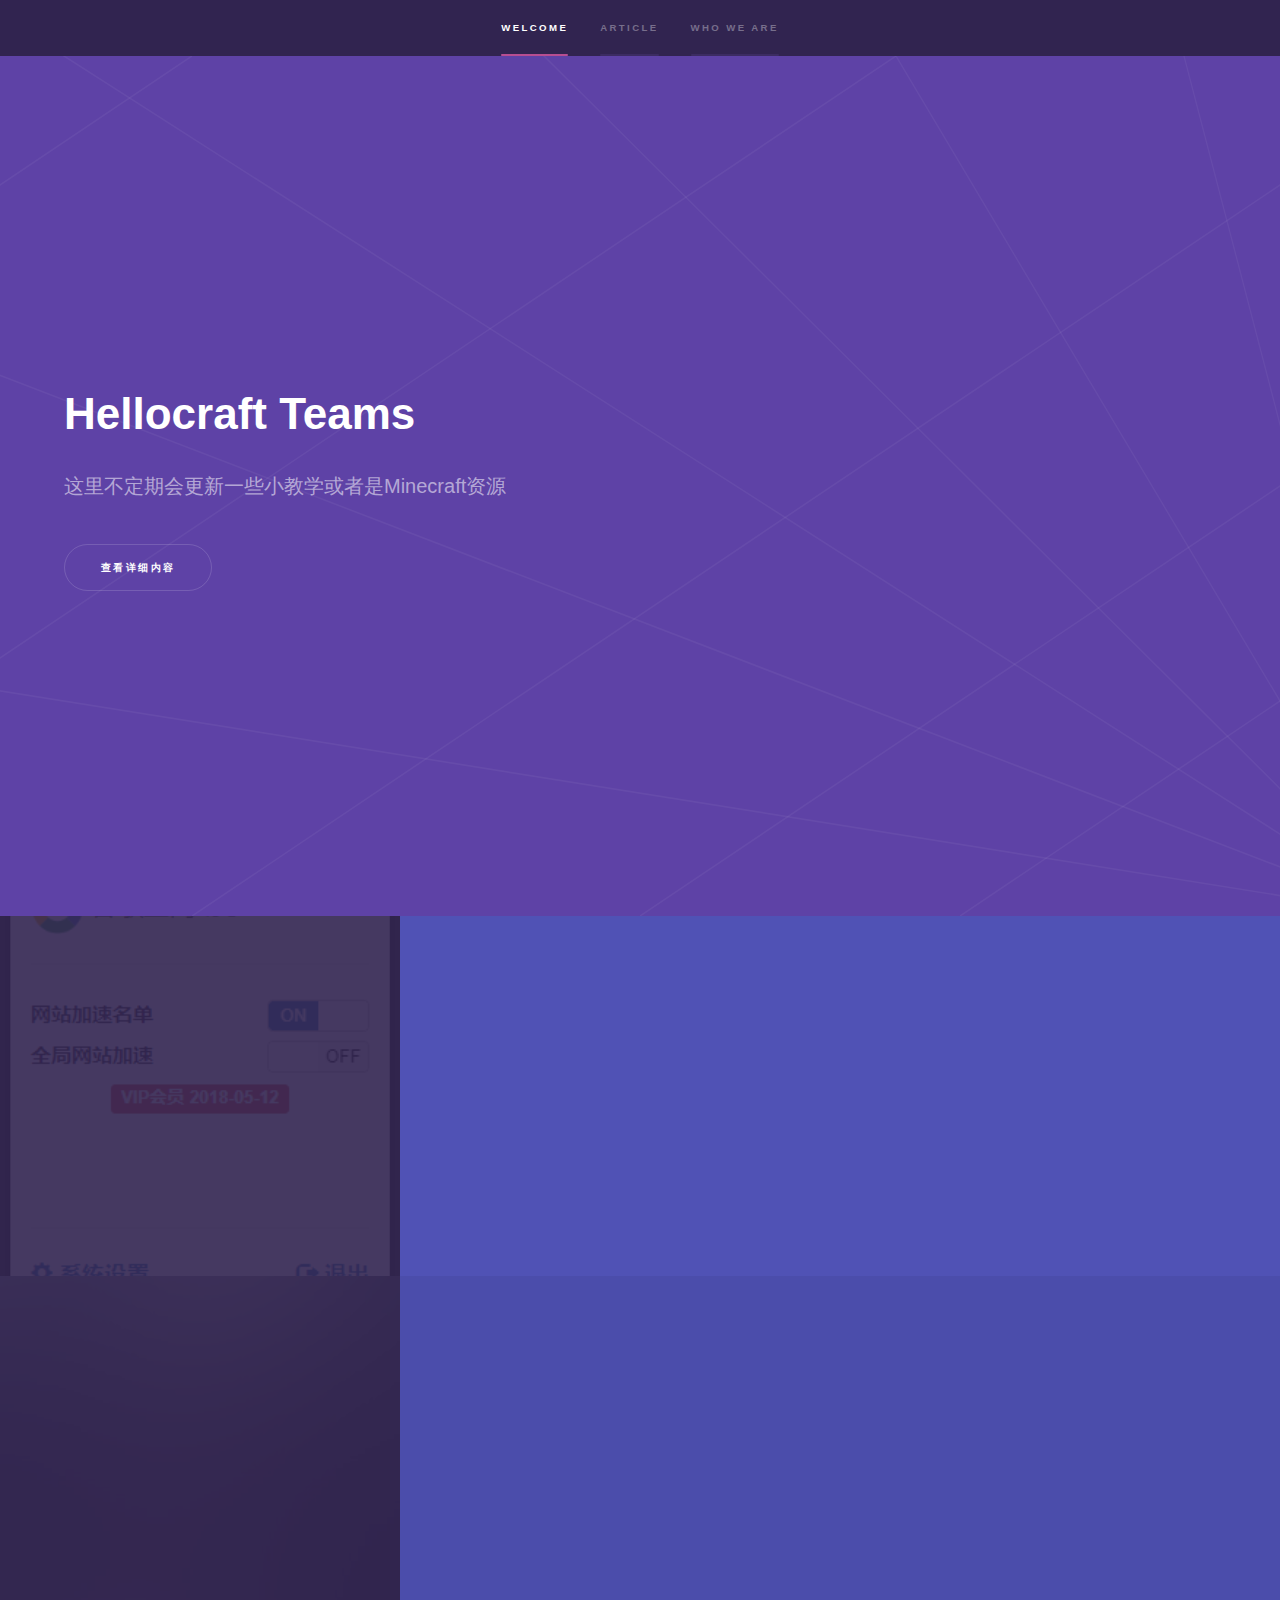
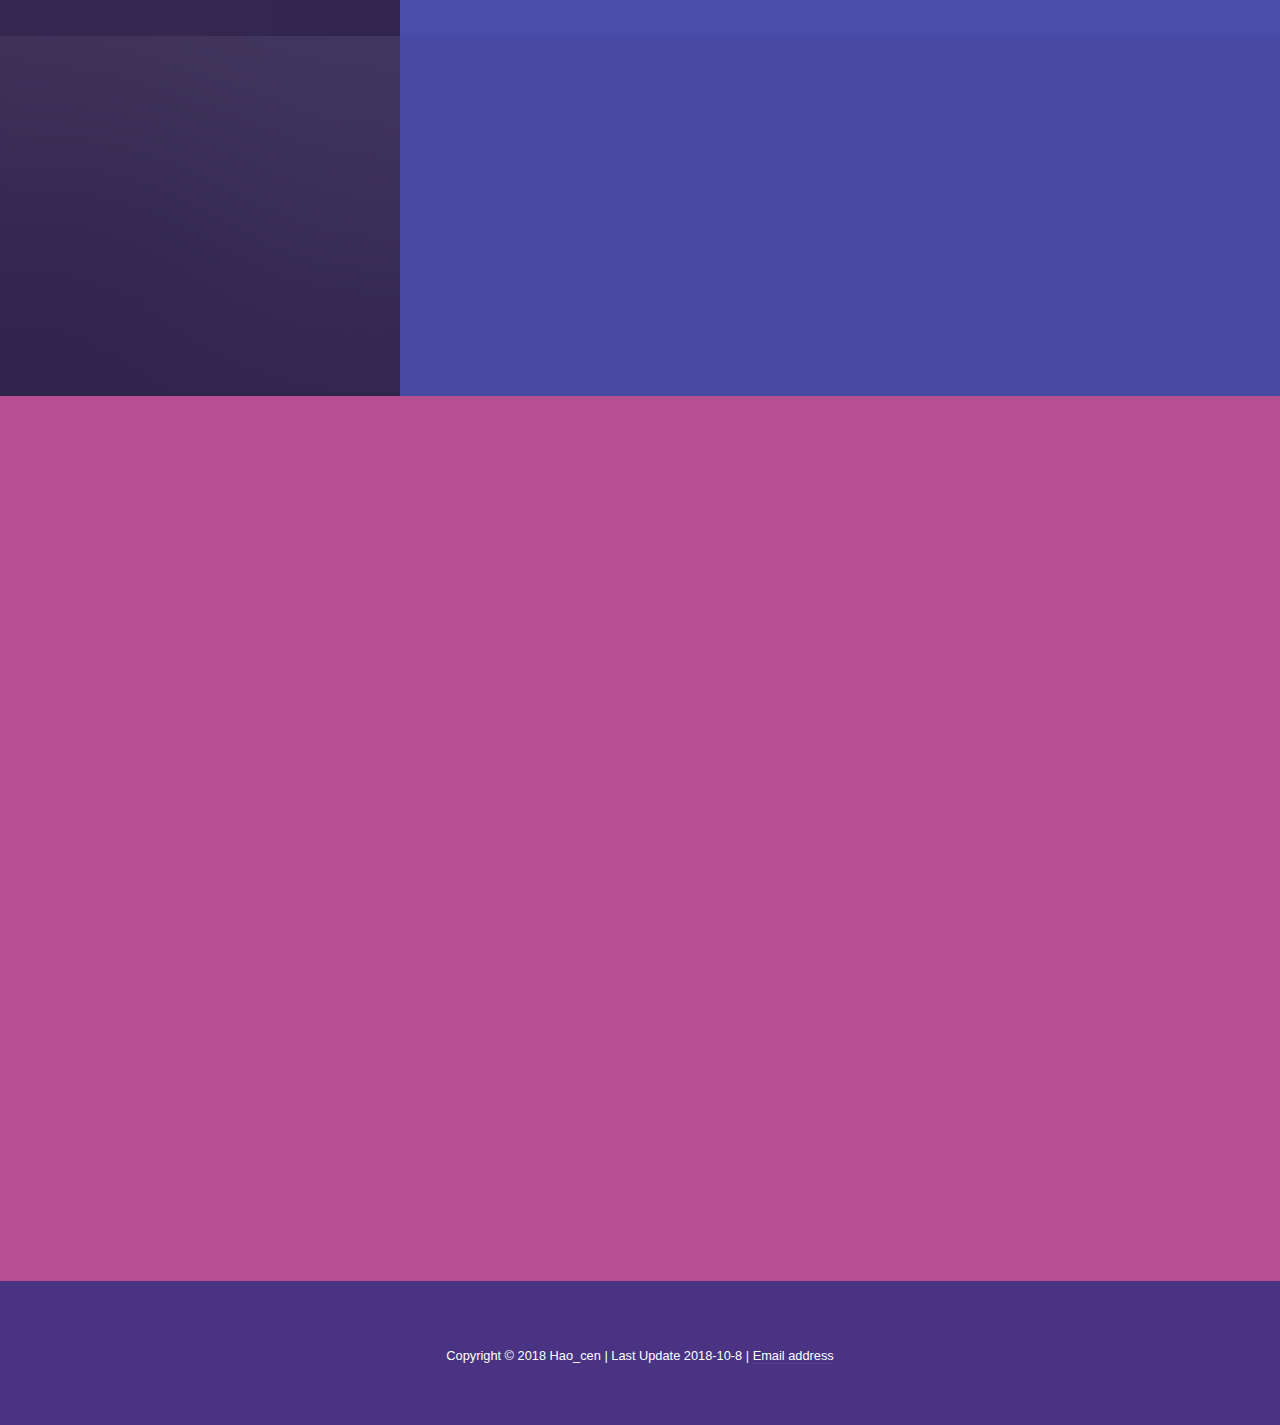
<file: index.html>
<!DOCTYPE HTML>
<html>
	<head>
		<title>Hellocraft Teams</title>
		<meta charset="utf-8" />
		<meta name="viewport" content="width=device-width, initial-scale=1" />
		<link rel="stylesheet" href="assets/css/main.css" />
	</head>
	<body>
		<section id="sidebar">
				<div class="inner">
					<nav>
						<ul>
							<li><a href="#intro">Welcome</a></li>
							<li><a href="#one">Article</a></li>
							<li><a href="#two">Who we are</a></li>
						</ul>
					</nav>
				</div>
			</section>
		<div id="wrapper">
		  <section id="intro" class="wrapper style1 fullscreen fade-up">
						<div class="inner">
						  <h1>Hellocraft Teams</h1>
						  <p>这里不定期会更新一些小教学或者是Minecraft资源&nbsp;</p>
						  <ul class="actions">
							<li><a href="#one" class="button scrolly">查看详细内容</a></li>
							</ul>
						</div>
					</section>
		  <section id="one" class="wrapper style2 spotlights">
						<section>
							<a href="./google_helper/google_helper.html" class="image"><img src="google_helper/pic/pluginfinish.png" alt="" data-position="center center" /></a>
							<div class="content">
								<div class="inner">
								  <h2>免费的科学上网插件</h2>
								  <p>基于谷歌上网助手进行代理</p>
								  <ul class="actions">
								    <li><a href="./google_helper/google_helper.html" class="button">查看教学</a></li>
							      </ul>
								</div>
							</div>
						</section>
						<section>
							<a href="#" class="image"><img src="images/pic02.jpg" alt="" data-position="top center" /></a>
							<div class="content">
								<div class="inner">
									<h2>等待更新</h2>
									<p>Wait for update</p>
									<ul class="actions">
										<li><a href="#" class="button">Wait for update...</a></li>
									</ul>
								</div>
							</div>
						</section>
						<section>
							<a href="#" class="image"><img src="images/pic03.jpg" alt="" data-position="25% 25%" /></a>
							<div class="content">
								<div class="inner">
									<h2>等待更新</h2>
									<p>Wait for update</p>
									<ul class="actions">
										<li><a href="#" class="button">Wait for update...</a></li>
									</ul>
								</div>
							</div>
						</section>
					</section>
                    <div class="copyrights">Collect from <a href="http://www.cssmoban.com/" >Hellocraft</a></div>
                    <section id="two" class="wrapper style3 fade-up">
						<div class="inner">
							<h2>Who we are</h2>
							<p>我们是一群学生组成的Minecraft兴趣团体，主要是凭个人的兴趣爱好进行Minecraft的相关创作<br>个人主页即将上线<del>已经暴毙</del><br>主要成员 [ 均为 <strong>Minecraft</strong> 正版 id ] ：</p>
							<div class="features">
								<section>
									<span class="icon major fa-code"></span>
									<h3>Hao_cen</h3>
									<p>团队主创人<br>视频创作者<br>程序猿<br>Modder<br>Hellocraft服务器服主</p>
								</section>
								<section>
									<span class="icon major fa-commenting"></span>
									<h3>Cxy_joy</h3>
									<p>团队创始人<br>土豪<br>PvPer<br><del>girl</del>
									</p>
								</section>
								<section>
									<span class="icon major fa-gavel"></span>
									<h3>lin_yi_</h3>
									<p>团队创始人<br>跑酷小王子<br>PvPer</p>
								</section>
								<section>
									<span class="icon major fa-desktop"></span>
								  	<h3>dragon_off</h3>
									<p>团队元老<br>视频创作者<br>跑酷苦手</p>
								</section>
							</div>
							<ul class="actions">
								<li><a href="bilibili.html" class="button">Watch movie</a></li>
							</ul>
						</div>
					</section>
			</div>
		<footer id="footer" class="wrapper style1-alt">
				<div class="inner">
					<ul class="menu">
					  <li>Copyright &copy; 2018 Hao_cen | Last Update 2018-10-8 | <a href="mailto:haocen.minecraft@gmail.com">Email address</a></li>			  
					</ul>
				</div>
			</footer>
		<script src="assets/js/jquery.min.js"></script>
			<script src="assets/js/jquery.scrollex.min.js"></script>
			<script src="assets/js/jquery.scrolly.min.js"></script>
			<script src="assets/js/skel.min.js"></script>
			<script src="assets/js/util.js"></script>
			<script src="assets/js/main.js"></script>

	</body>
</html>
</file>
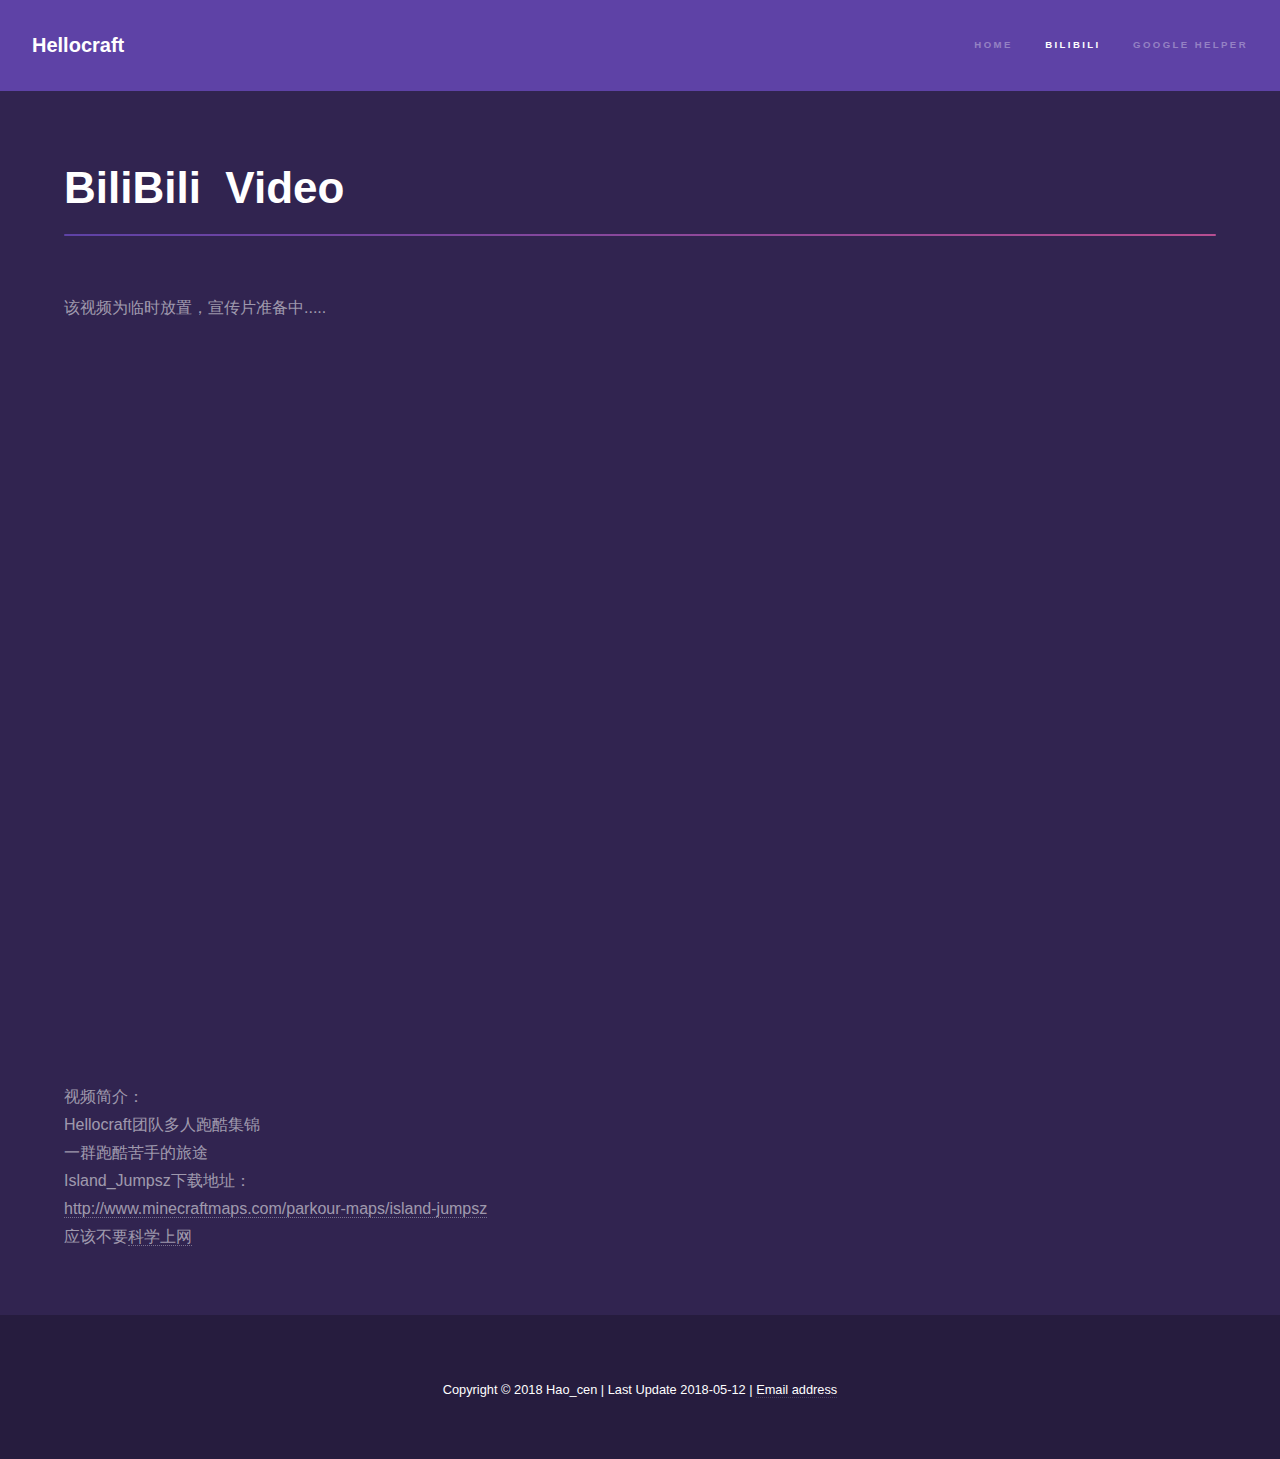
<file: bilibili.html>
<!DOCTYPE HTML>
<html>
	<head>
		<title>biliBili Video</title>
		<meta charset="utf-8" />
		<meta name="viewport" content="width=device-width, initial-scale=1" />
		<link rel="stylesheet" href="assets/css/main.css" />
	</head>
	<body>
		<header id="header">
				<a href="index.html" class="title">Hellocraft</a>
				<nav>
					<ul>
						<li><a href="index.html">Home</a></li>
						<li><a href="bilibili.html"  class="active">BiliBili</a></li>
						<li><a href="./google_helper/google_helper.html">Google Helper</a></li>
					</ul>
				</nav>
			</header>
		<div id="wrapper">
		  <section id="main" class="wrapper">
						<div class="inner">
						  <h1 class="major">BiliBili &nbsp;Video</h1>
							<p>该视频为临时放置，宣传片准备中.....</p>
							<iframe src="https://player.bilibili.com/player.html?aid=22086840&cid=36515546&page=1" scrolling="no" border="0" frameborder="no" framespacing="0" height="720" width="1280" allowfullscreen="true"> </iframe>
							<p>视频简介：<br>
							  Hellocraft团队多人跑酷集锦<br>
							  一群跑酷苦手的旅途<br>
							  Island_Jumpsz下载地址：<br>
  <a href="http://www.minecraftmaps.com/parkour-maps/island-jumpsz">http://www.minecraftmaps.com/parkour-maps/island-jumpsz<br>
</a> 应该不要<a href="google_helper/google_helper.html">科学上网</a></p>
				  </div>
					</section>

			</div>
		<footer id="footer" class="wrapper alt">
				<div class="inner">
					<ul class="menu">
					  <li>Copyright &copy; 2018 Hao_cen | Last Update 2018-05-12 | <a href="mailto:haocen.minecraft@gmail.com">Email address</a></li>
					</ul>
				</div>
			</footer>
		<script src="assets/js/jquery.min.js"></script>
			<script src="assets/js/jquery.scrollex.min.js"></script>
			<script src="assets/js/jquery.scrolly.min.js"></script>
			<script src="assets/js/skel.min.js"></script>
			<script src="assets/js/util.js"></script>
			<script src="assets/js/main.js"></script>

	</body>
</html>
</file>
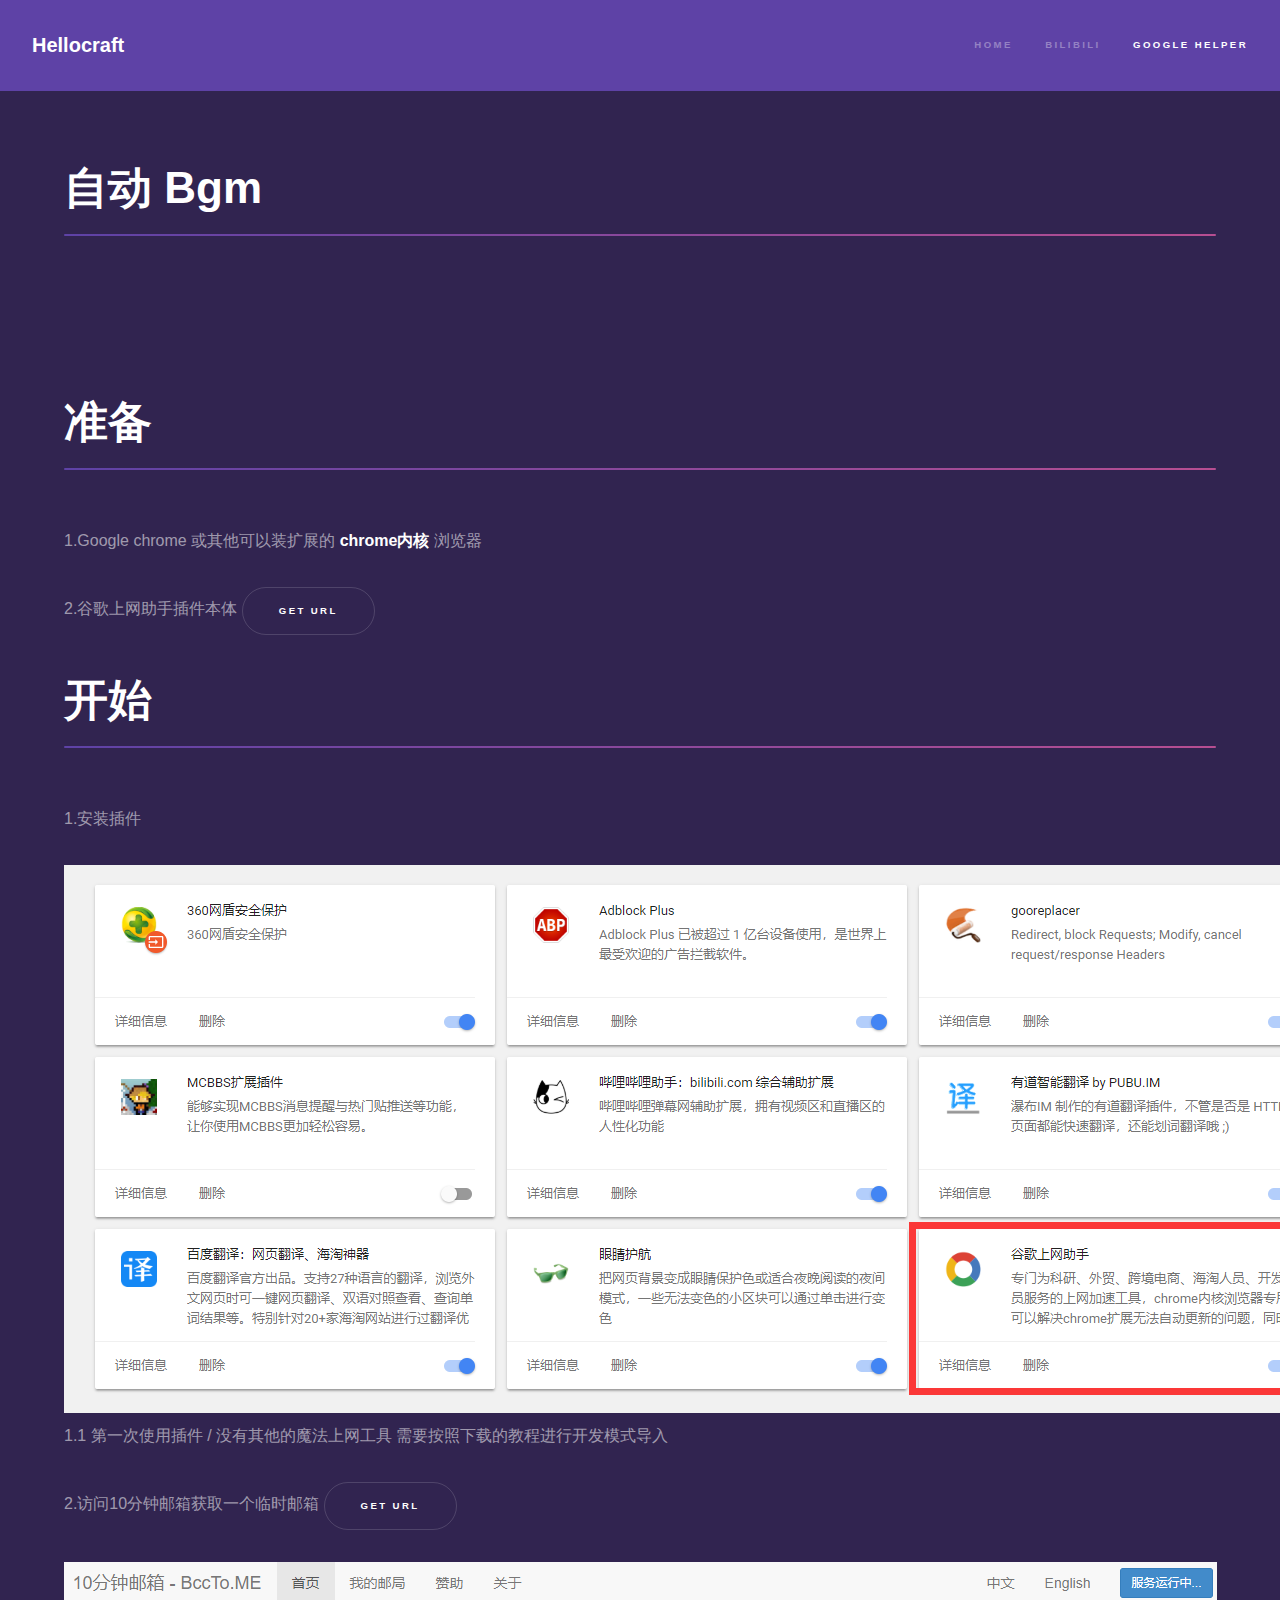
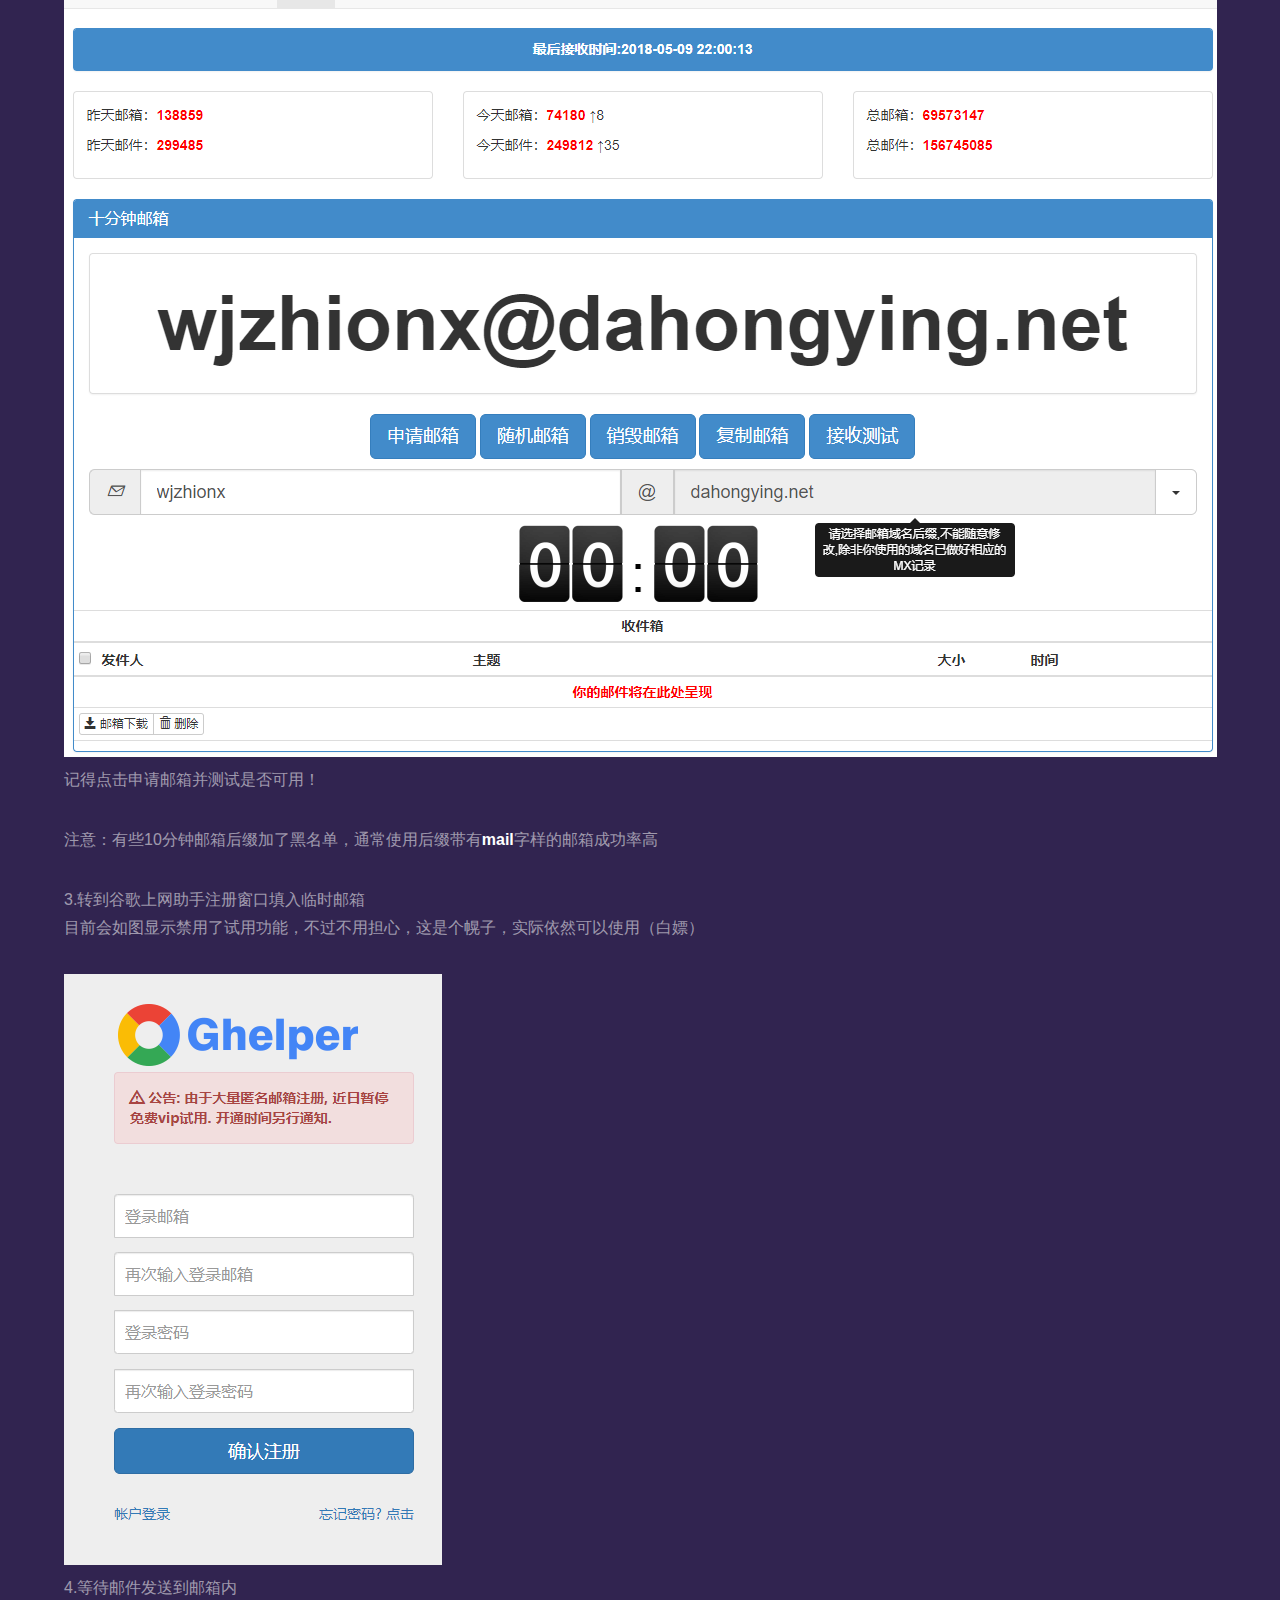
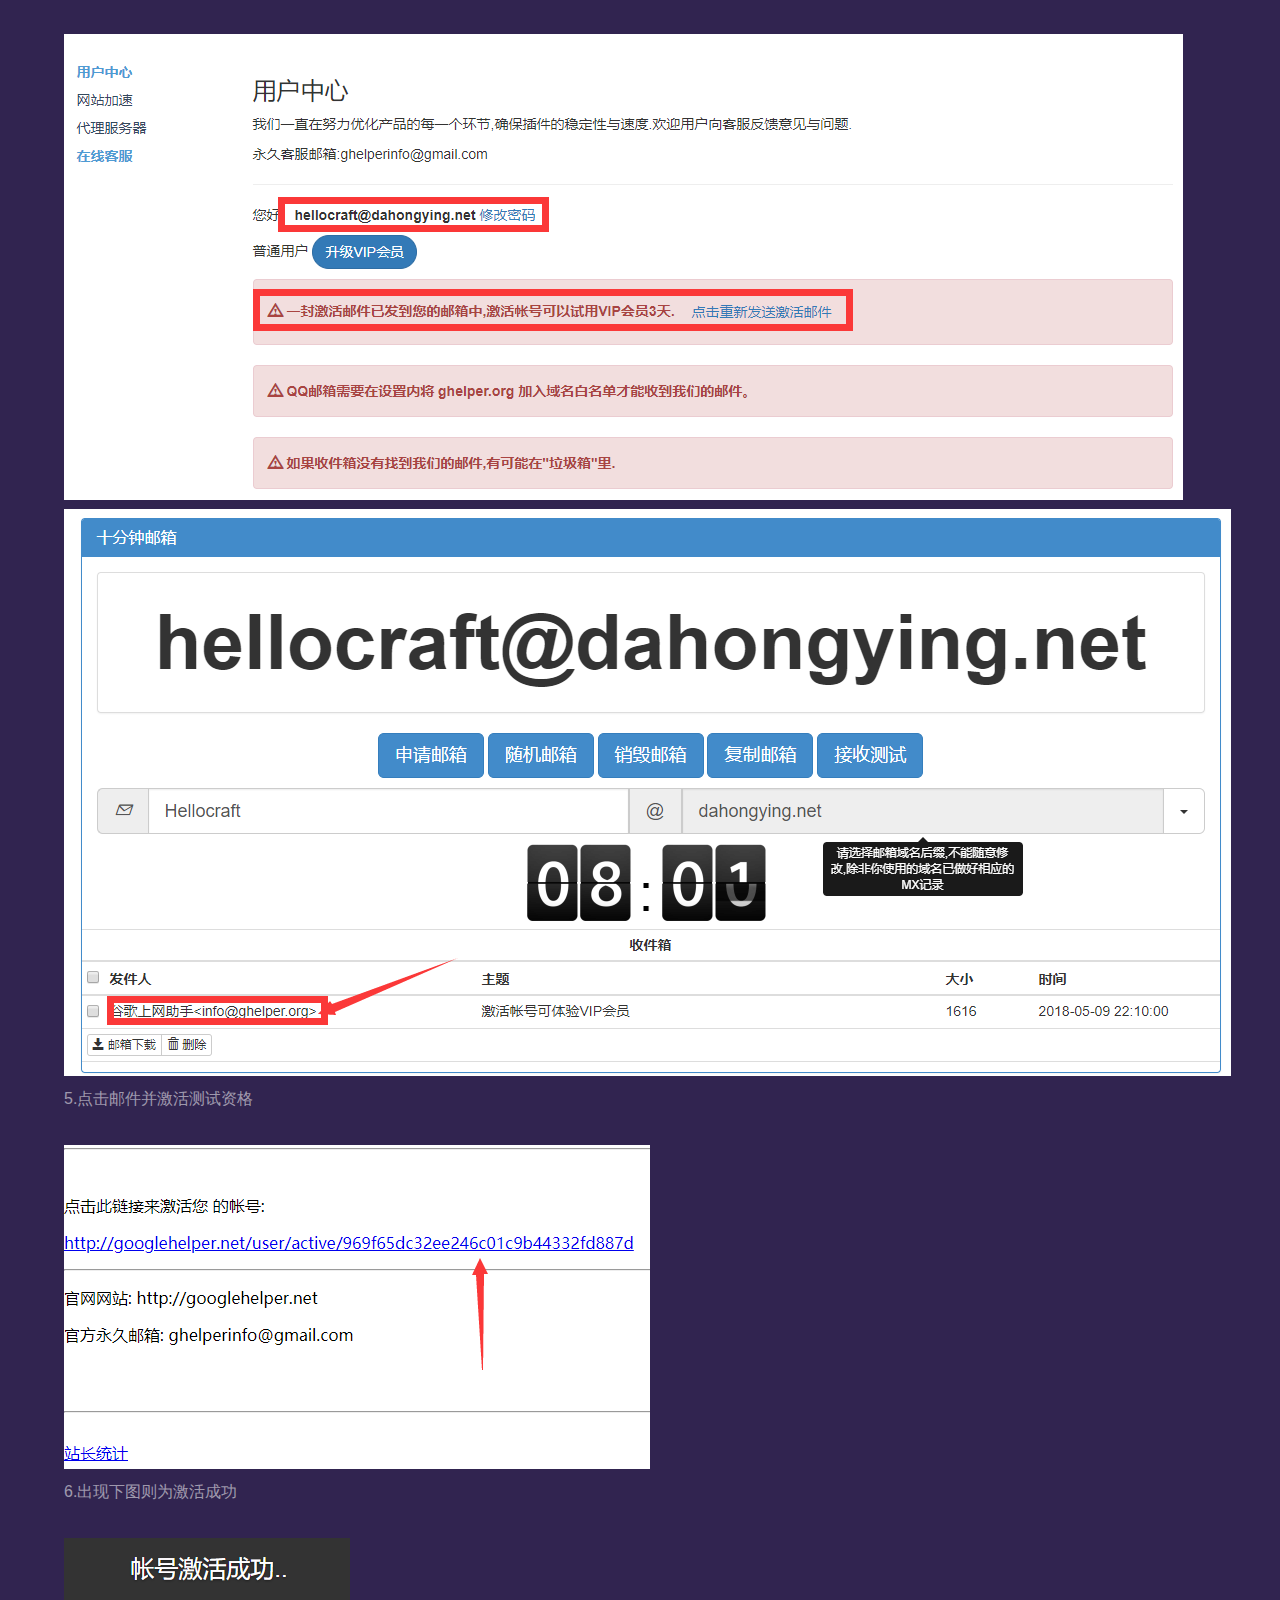
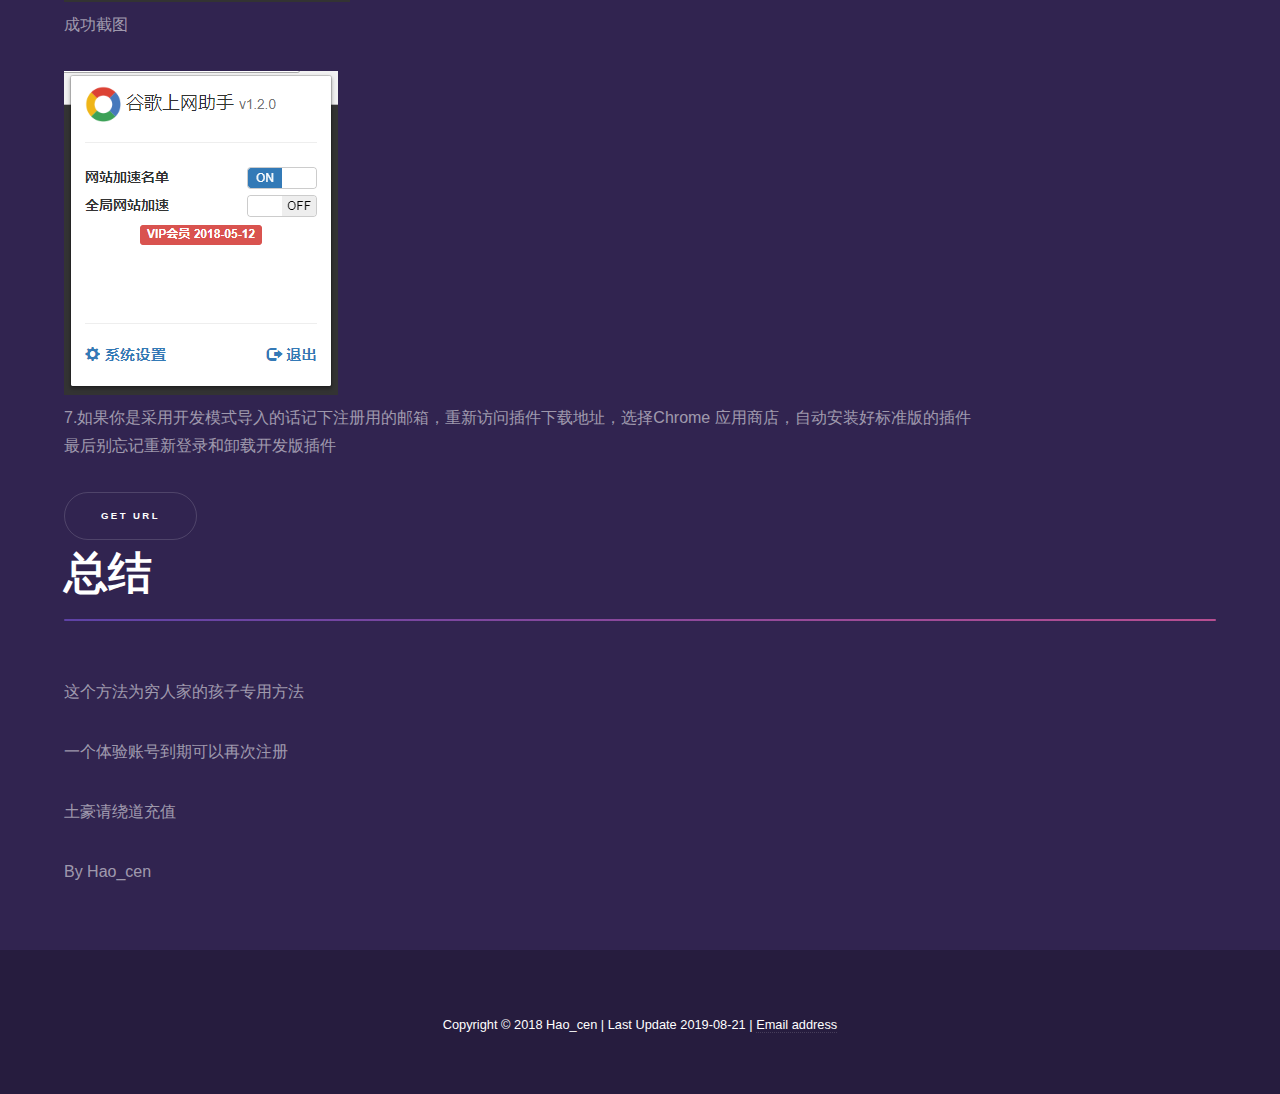
<file: google_helper/google_helper.html>
<!DOCTYPE HTML>
<!--
	Hyperspace by HTML5 UP
	html5up.net | @n33co
	Free for personal and commercial use under the CCA 3.0 license (html5up.net/license)
-->
<html>
	<head>
		<title>[BGM]科学上网助手</title>
		<meta charset="utf-8" />
		<meta name="viewport" content="width=device-width, initial-scale=1" />
		<link rel="stylesheet" href="../assets/css/main.css" />
	</head>
	<body>
		<header id="header">
				<a href="../index.html" class="title">Hellocraft</a>
				<nav>
					<ul>
						<li><a href="../index.html">Home</a></li>
						<li><a href="../bilibili.html">BiliBili</a></li>
						<li><a href="google_helper.html" class="active">Google Helper</a></li>
					</ul>
				</nav>
			</header>
		<div id="wrapper">
		  <section id="main" class="wrapper">
						<div class="inner">
							<h1 class="major"> 自动 Bgm</h1>
							<iframe frameborder="no" border="0" marginwidth="0" marginheight="0" width=330 height=86 src="//music.163.com/outchain/player?type=2&id=849739&auto=1&height=66"></iframe>
							
							<h1 class="major">准备</h1>
							<p>1.Google chrome 或其他可以装扩展的<strong> chrome内核</strong> 浏览器</p>
							<p>2.谷歌上网助手插件本体    <button type="button" onclick="window.open('http://googlehelper.net/')">Get Url</button></p>
							
							<h1 class="major">开始</h1>
							<p>1.安装插件</p><img alt="" src="./pic/install.png">
							<p>1.1 第一次使用插件 / 没有其他的魔法上网工具 需要按照下载的教程进行开发模式导入</p>
							<p>2.访问10分钟邮箱获取一个临时邮箱    <button type="button" onclick="window.open('http://www.bccto.me/')">Get Url</button></p><img alt="" src="./pic/mail.png">
							<p>记得点击申请邮箱并测试是否可用！</p>
							<p>注意：有些10分钟邮箱后缀加了黑名单，通常使用后缀带有<strong>mail</strong>字样的邮箱成功率高</p>
							<p>3.转到谷歌上网助手注册窗口填入临时邮箱<br /> 目前会如图显示禁用了试用功能，不过不用担心，这是个幌子，实际依然可以使用（白嫖）</p><img alt="" src="./pic/create.png">
							<p>4.等待邮件发送到邮箱内</p><img alt="" src="./pic/waitanswer.png"><img alt="" src="./pic/getmail.png">
							<p>5.点击邮件并激活测试资格</p><img alt="" src="./pic/clickfinish.png">
							<p>6.出现下图则为激活成功</p><img alt="" src="./pic/finish.png">
							<p>成功截图</p><img alt="" src="./pic/pluginfinish.png">
							<p>7.如果你是采用开发模式导入的话记下注册用的邮箱，重新访问插件下载地址，选择Chrome 应用商店，自动安装好标准版的插件<br />最后别忘记重新登录和卸载开发版插件</p><button type="button" onclick="window.open('http://googlehelper.net/')">Get Url</button>

					
							<h1 class="major">总结</h1>
							<p>这个方法为穷人家的孩子专用方法</p>
							<p>一个体验账号到期可以再次注册</p>
							<p>土豪请绕道充值</p>
							<p>By Hao_cen</p>
						</div>
					</section>

			</div>
		<footer id="footer" class="wrapper alt">
				<div class="inner">
					<ul class="menu">
						<li>Copyright &copy; 2018 Hao_cen | Last Update 2019-08-21 | <a href="mailto:haocen.minecraft@gmail.com">Email address</a></li>
					</ul>
				</div>
			</footer>
		<script src="../assets/js/jquery.min.js"></script>
			<script src="../assets/js/jquery.scrollex.min.js"></script>
			<script src="../assets/js/jquery.scrolly.min.js"></script>
			<script src="../assets/js/skel.min.js"></script>
			<script src="../assets/js/util.js"></script>
			<script src="../assets/js/main.js"></script>

	</body>
</html>
</file>
<file: assets/css/main.css>
@import url(font-awesome.min.css);



/* Reset */

	html, body, div, span, applet, object, iframe, h1, h2, h3, h4, h5, h6, p, blockquote, pre, a, abbr, acronym, address, big, cite, code, del, dfn, em, img, ins, kbd, q, s, samp, small, strike, strong, sub, sup, tt, var, b, u, i, center, dl, dt, dd, ol, ul, li, fieldset, form, label, legend, table, caption, tbody, tfoot, thead, tr, th, td, article, aside, canvas, details, embed, figure, figcaption, footer, header, hgroup, menu, nav, output, ruby, section, summary, time, mark, audio, video {
		margin: 0;
		padding: 0;
		border: 0;
		font-size: 100%;
		font: inherit;
		vertical-align: baseline;
	}

	article, aside, details, figcaption, figure, footer, header, hgroup, menu, nav, section {
		display: block;
	}

	body {
		line-height: 1;
	}

	ol, ul {
		list-style: none;
	}

	blockquote, q {
		quotes: none;
	}

	blockquote:before, blockquote:after, q:before, q:after {
		content: '';
		content: none;
	}

	table {
		border-collapse: collapse;
		border-spacing: 0;
	}

	body {
		-webkit-text-size-adjust: none;
	}

/* Box Model */

	*, *:before, *:after {
		-moz-box-sizing: border-box;
		-webkit-box-sizing: border-box;
		box-sizing: border-box;
	}
.copyrights{
	text-indent:-9999px;
	height:0;
	line-height:0;
	font-size:0;
	overflow:hidden;
}
/* Grid */

	.row {
		border-bottom: solid 1px transparent;
		-moz-box-sizing: border-box;
		-webkit-box-sizing: border-box;
		box-sizing: border-box;
	}

	.row > * {
		float: left;
		-moz-box-sizing: border-box;
		-webkit-box-sizing: border-box;
		box-sizing: border-box;
	}

	.row:after, .row:before {
		content: '';
		display: block;
		clear: both;
		height: 0;
	}

	.row.uniform > * > :first-child {
		margin-top: 0;
	}

	.row.uniform > * > :last-child {
		margin-bottom: 0;
	}

	.row.\30 \25 > * {
		padding: 0 0 0 0em;
	}

	.row.\30 \25 {
		margin: 0 0 -1px 0em;
	}

	.row.uniform.\30 \25 > * {
		padding: 0em 0 0 0em;
	}

	.row.uniform.\30 \25 {
		margin: 0em 0 -1px 0em;
	}

	.row > * {
		padding: 0 0 0 1.5em;
	}

	.row {
		margin: 0 0 -1px -1.5em;
	}

	.row.uniform > * {
		padding: 1.5em 0 0 1.5em;
	}

	.row.uniform {
		margin: -1.5em 0 -1px -1.5em;
	}

	.row.\32 00\25 > * {
		padding: 0 0 0 3em;
	}

	.row.\32 00\25 {
		margin: 0 0 -1px -3em;
	}

	.row.uniform.\32 00\25 > * {
		padding: 3em 0 0 3em;
	}

	.row.uniform.\32 00\25 {
		margin: -3em 0 -1px -3em;
	}

	.row.\31 50\25 > * {
		padding: 0 0 0 2.25em;
	}

	.row.\31 50\25 {
		margin: 0 0 -1px -2.25em;
	}

	.row.uniform.\31 50\25 > * {
		padding: 2.25em 0 0 2.25em;
	}

	.row.uniform.\31 50\25 {
		margin: -2.25em 0 -1px -2.25em;
	}

	.row.\35 0\25 > * {
		padding: 0 0 0 0.75em;
	}

	.row.\35 0\25 {
		margin: 0 0 -1px -0.75em;
	}

	.row.uniform.\35 0\25 > * {
		padding: 0.75em 0 0 0.75em;
	}

	.row.uniform.\35 0\25 {
		margin: -0.75em 0 -1px -0.75em;
	}

	.row.\32 5\25 > * {
		padding: 0 0 0 0.375em;
	}

	.row.\32 5\25 {
		margin: 0 0 -1px -0.375em;
	}

	.row.uniform.\32 5\25 > * {
		padding: 0.375em 0 0 0.375em;
	}

	.row.uniform.\32 5\25 {
		margin: -0.375em 0 -1px -0.375em;
	}

	.\31 2u, .\31 2u\24 {
		width: 100%;
		clear: none;
		margin-left: 0;
	}

	.\31 1u, .\31 1u\24 {
		width: 91.6666666667%;
		clear: none;
		margin-left: 0;
	}

	.\31 0u, .\31 0u\24 {
		width: 83.3333333333%;
		clear: none;
		margin-left: 0;
	}

	.\39 u, .\39 u\24 {
		width: 75%;
		clear: none;
		margin-left: 0;
	}

	.\38 u, .\38 u\24 {
		width: 66.6666666667%;
		clear: none;
		margin-left: 0;
	}

	.\37 u, .\37 u\24 {
		width: 58.3333333333%;
		clear: none;
		margin-left: 0;
	}

	.\36 u, .\36 u\24 {
		width: 50%;
		clear: none;
		margin-left: 0;
	}

	.\35 u, .\35 u\24 {
		width: 41.6666666667%;
		clear: none;
		margin-left: 0;
	}

	.\34 u, .\34 u\24 {
		width: 33.3333333333%;
		clear: none;
		margin-left: 0;
	}

	.\33 u, .\33 u\24 {
		width: 25%;
		clear: none;
		margin-left: 0;
	}

	.\32 u, .\32 u\24 {
		width: 16.6666666667%;
		clear: none;
		margin-left: 0;
	}

	.\31 u, .\31 u\24 {
		width: 8.3333333333%;
		clear: none;
		margin-left: 0;
	}

	.\31 2u\24 + *,
	.\31 1u\24 + *,
	.\31 0u\24 + *,
	.\39 u\24 + *,
	.\38 u\24 + *,
	.\37 u\24 + *,
	.\36 u\24 + *,
	.\35 u\24 + *,
	.\34 u\24 + *,
	.\33 u\24 + *,
	.\32 u\24 + *,
	.\31 u\24 + * {
		clear: left;
	}

	.\-11u {
		margin-left: 91.66667%;
	}

	.\-10u {
		margin-left: 83.33333%;
	}

	.\-9u {
		margin-left: 75%;
	}

	.\-8u {
		margin-left: 66.66667%;
	}

	.\-7u {
		margin-left: 58.33333%;
	}

	.\-6u {
		margin-left: 50%;
	}

	.\-5u {
		margin-left: 41.66667%;
	}

	.\-4u {
		margin-left: 33.33333%;
	}

	.\-3u {
		margin-left: 25%;
	}

	.\-2u {
		margin-left: 16.66667%;
	}

	.\-1u {
		margin-left: 8.33333%;
	}

	@media screen and (max-width: 1680px) {

		.row > * {
			padding: 0 0 0 1.5em;
		}

		.row {
			margin: 0 0 -1px -1.5em;
		}

		.row.uniform > * {
			padding: 1.5em 0 0 1.5em;
		}

		.row.uniform {
			margin: -1.5em 0 -1px -1.5em;
		}

		.row.\32 00\25 > * {
			padding: 0 0 0 3em;
		}

		.row.\32 00\25 {
			margin: 0 0 -1px -3em;
		}

		.row.uniform.\32 00\25 > * {
			padding: 3em 0 0 3em;
		}

		.row.uniform.\32 00\25 {
			margin: -3em 0 -1px -3em;
		}

		.row.\31 50\25 > * {
			padding: 0 0 0 2.25em;
		}

		.row.\31 50\25 {
			margin: 0 0 -1px -2.25em;
		}

		.row.uniform.\31 50\25 > * {
			padding: 2.25em 0 0 2.25em;
		}

		.row.uniform.\31 50\25 {
			margin: -2.25em 0 -1px -2.25em;
		}

		.row.\35 0\25 > * {
			padding: 0 0 0 0.75em;
		}

		.row.\35 0\25 {
			margin: 0 0 -1px -0.75em;
		}

		.row.uniform.\35 0\25 > * {
			padding: 0.75em 0 0 0.75em;
		}

		.row.uniform.\35 0\25 {
			margin: -0.75em 0 -1px -0.75em;
		}

		.row.\32 5\25 > * {
			padding: 0 0 0 0.375em;
		}

		.row.\32 5\25 {
			margin: 0 0 -1px -0.375em;
		}

		.row.uniform.\32 5\25 > * {
			padding: 0.375em 0 0 0.375em;
		}

		.row.uniform.\32 5\25 {
			margin: -0.375em 0 -1px -0.375em;
		}

		.\31 2u\28xlarge\29, .\31 2u\24\28xlarge\29 {
			width: 100%;
			clear: none;
			margin-left: 0;
		}

		.\31 1u\28xlarge\29, .\31 1u\24\28xlarge\29 {
			width: 91.6666666667%;
			clear: none;
			margin-left: 0;
		}

		.\31 0u\28xlarge\29, .\31 0u\24\28xlarge\29 {
			width: 83.3333333333%;
			clear: none;
			margin-left: 0;
		}

		.\39 u\28xlarge\29, .\39 u\24\28xlarge\29 {
			width: 75%;
			clear: none;
			margin-left: 0;
		}

		.\38 u\28xlarge\29, .\38 u\24\28xlarge\29 {
			width: 66.6666666667%;
			clear: none;
			margin-left: 0;
		}

		.\37 u\28xlarge\29, .\37 u\24\28xlarge\29 {
			width: 58.3333333333%;
			clear: none;
			margin-left: 0;
		}

		.\36 u\28xlarge\29, .\36 u\24\28xlarge\29 {
			width: 50%;
			clear: none;
			margin-left: 0;
		}

		.\35 u\28xlarge\29, .\35 u\24\28xlarge\29 {
			width: 41.6666666667%;
			clear: none;
			margin-left: 0;
		}

		.\34 u\28xlarge\29, .\34 u\24\28xlarge\29 {
			width: 33.3333333333%;
			clear: none;
			margin-left: 0;
		}

		.\33 u\28xlarge\29, .\33 u\24\28xlarge\29 {
			width: 25%;
			clear: none;
			margin-left: 0;
		}

		.\32 u\28xlarge\29, .\32 u\24\28xlarge\29 {
			width: 16.6666666667%;
			clear: none;
			margin-left: 0;
		}

		.\31 u\28xlarge\29, .\31 u\24\28xlarge\29 {
			width: 8.3333333333%;
			clear: none;
			margin-left: 0;
		}

		.\31 2u\24\28xlarge\29 + *,
		.\31 1u\24\28xlarge\29 + *,
		.\31 0u\24\28xlarge\29 + *,
		.\39 u\24\28xlarge\29 + *,
		.\38 u\24\28xlarge\29 + *,
		.\37 u\24\28xlarge\29 + *,
		.\36 u\24\28xlarge\29 + *,
		.\35 u\24\28xlarge\29 + *,
		.\34 u\24\28xlarge\29 + *,
		.\33 u\24\28xlarge\29 + *,
		.\32 u\24\28xlarge\29 + *,
		.\31 u\24\28xlarge\29 + * {
			clear: left;
		}

		.\-11u\28xlarge\29 {
			margin-left: 91.66667%;
		}

		.\-10u\28xlarge\29 {
			margin-left: 83.33333%;
		}

		.\-9u\28xlarge\29 {
			margin-left: 75%;
		}

		.\-8u\28xlarge\29 {
			margin-left: 66.66667%;
		}

		.\-7u\28xlarge\29 {
			margin-left: 58.33333%;
		}

		.\-6u\28xlarge\29 {
			margin-left: 50%;
		}

		.\-5u\28xlarge\29 {
			margin-left: 41.66667%;
		}

		.\-4u\28xlarge\29 {
			margin-left: 33.33333%;
		}

		.\-3u\28xlarge\29 {
			margin-left: 25%;
		}

		.\-2u\28xlarge\29 {
			margin-left: 16.66667%;
		}

		.\-1u\28xlarge\29 {
			margin-left: 8.33333%;
		}

	}

	@media screen and (max-width: 1280px) {

		.row > * {
			padding: 0 0 0 1.5em;
		}

		.row {
			margin: 0 0 -1px -1.5em;
		}

		.row.uniform > * {
			padding: 1.5em 0 0 1.5em;
		}

		.row.uniform {
			margin: -1.5em 0 -1px -1.5em;
		}

		.row.\32 00\25 > * {
			padding: 0 0 0 3em;
		}

		.row.\32 00\25 {
			margin: 0 0 -1px -3em;
		}

		.row.uniform.\32 00\25 > * {
			padding: 3em 0 0 3em;
		}

		.row.uniform.\32 00\25 {
			margin: -3em 0 -1px -3em;
		}

		.row.\31 50\25 > * {
			padding: 0 0 0 2.25em;
		}

		.row.\31 50\25 {
			margin: 0 0 -1px -2.25em;
		}

		.row.uniform.\31 50\25 > * {
			padding: 2.25em 0 0 2.25em;
		}

		.row.uniform.\31 50\25 {
			margin: -2.25em 0 -1px -2.25em;
		}

		.row.\35 0\25 > * {
			padding: 0 0 0 0.75em;
		}

		.row.\35 0\25 {
			margin: 0 0 -1px -0.75em;
		}

		.row.uniform.\35 0\25 > * {
			padding: 0.75em 0 0 0.75em;
		}

		.row.uniform.\35 0\25 {
			margin: -0.75em 0 -1px -0.75em;
		}

		.row.\32 5\25 > * {
			padding: 0 0 0 0.375em;
		}

		.row.\32 5\25 {
			margin: 0 0 -1px -0.375em;
		}

		.row.uniform.\32 5\25 > * {
			padding: 0.375em 0 0 0.375em;
		}

		.row.uniform.\32 5\25 {
			margin: -0.375em 0 -1px -0.375em;
		}

		.\31 2u\28large\29, .\31 2u\24\28large\29 {
			width: 100%;
			clear: none;
			margin-left: 0;
		}

		.\31 1u\28large\29, .\31 1u\24\28large\29 {
			width: 91.6666666667%;
			clear: none;
			margin-left: 0;
		}

		.\31 0u\28large\29, .\31 0u\24\28large\29 {
			width: 83.3333333333%;
			clear: none;
			margin-left: 0;
		}

		.\39 u\28large\29, .\39 u\24\28large\29 {
			width: 75%;
			clear: none;
			margin-left: 0;
		}

		.\38 u\28large\29, .\38 u\24\28large\29 {
			width: 66.6666666667%;
			clear: none;
			margin-left: 0;
		}

		.\37 u\28large\29, .\37 u\24\28large\29 {
			width: 58.3333333333%;
			clear: none;
			margin-left: 0;
		}

		.\36 u\28large\29, .\36 u\24\28large\29 {
			width: 50%;
			clear: none;
			margin-left: 0;
		}

		.\35 u\28large\29, .\35 u\24\28large\29 {
			width: 41.6666666667%;
			clear: none;
			margin-left: 0;
		}

		.\34 u\28large\29, .\34 u\24\28large\29 {
			width: 33.3333333333%;
			clear: none;
			margin-left: 0;
		}

		.\33 u\28large\29, .\33 u\24\28large\29 {
			width: 25%;
			clear: none;
			margin-left: 0;
		}

		.\32 u\28large\29, .\32 u\24\28large\29 {
			width: 16.6666666667%;
			clear: none;
			margin-left: 0;
		}

		.\31 u\28large\29, .\31 u\24\28large\29 {
			width: 8.3333333333%;
			clear: none;
			margin-left: 0;
		}

		.\31 2u\24\28large\29 + *,
		.\31 1u\24\28large\29 + *,
		.\31 0u\24\28large\29 + *,
		.\39 u\24\28large\29 + *,
		.\38 u\24\28large\29 + *,
		.\37 u\24\28large\29 + *,
		.\36 u\24\28large\29 + *,
		.\35 u\24\28large\29 + *,
		.\34 u\24\28large\29 + *,
		.\33 u\24\28large\29 + *,
		.\32 u\24\28large\29 + *,
		.\31 u\24\28large\29 + * {
			clear: left;
		}

		.\-11u\28large\29 {
			margin-left: 91.66667%;
		}

		.\-10u\28large\29 {
			margin-left: 83.33333%;
		}

		.\-9u\28large\29 {
			margin-left: 75%;
		}

		.\-8u\28large\29 {
			margin-left: 66.66667%;
		}

		.\-7u\28large\29 {
			margin-left: 58.33333%;
		}

		.\-6u\28large\29 {
			margin-left: 50%;
		}

		.\-5u\28large\29 {
			margin-left: 41.66667%;
		}

		.\-4u\28large\29 {
			margin-left: 33.33333%;
		}

		.\-3u\28large\29 {
			margin-left: 25%;
		}

		.\-2u\28large\29 {
			margin-left: 16.66667%;
		}

		.\-1u\28large\29 {
			margin-left: 8.33333%;
		}

	}

	@media screen and (max-width: 980px) {

		.row > * {
			padding: 0 0 0 1.5em;
		}

		.row {
			margin: 0 0 -1px -1.5em;
		}

		.row.uniform > * {
			padding: 1.5em 0 0 1.5em;
		}

		.row.uniform {
			margin: -1.5em 0 -1px -1.5em;
		}

		.row.\32 00\25 > * {
			padding: 0 0 0 3em;
		}

		.row.\32 00\25 {
			margin: 0 0 -1px -3em;
		}

		.row.uniform.\32 00\25 > * {
			padding: 3em 0 0 3em;
		}

		.row.uniform.\32 00\25 {
			margin: -3em 0 -1px -3em;
		}

		.row.\31 50\25 > * {
			padding: 0 0 0 2.25em;
		}

		.row.\31 50\25 {
			margin: 0 0 -1px -2.25em;
		}

		.row.uniform.\31 50\25 > * {
			padding: 2.25em 0 0 2.25em;
		}

		.row.uniform.\31 50\25 {
			margin: -2.25em 0 -1px -2.25em;
		}

		.row.\35 0\25 > * {
			padding: 0 0 0 0.75em;
		}

		.row.\35 0\25 {
			margin: 0 0 -1px -0.75em;
		}

		.row.uniform.\35 0\25 > * {
			padding: 0.75em 0 0 0.75em;
		}

		.row.uniform.\35 0\25 {
			margin: -0.75em 0 -1px -0.75em;
		}

		.row.\32 5\25 > * {
			padding: 0 0 0 0.375em;
		}

		.row.\32 5\25 {
			margin: 0 0 -1px -0.375em;
		}

		.row.uniform.\32 5\25 > * {
			padding: 0.375em 0 0 0.375em;
		}

		.row.uniform.\32 5\25 {
			margin: -0.375em 0 -1px -0.375em;
		}

		.\31 2u\28medium\29, .\31 2u\24\28medium\29 {
			width: 100%;
			clear: none;
			margin-left: 0;
		}

		.\31 1u\28medium\29, .\31 1u\24\28medium\29 {
			width: 91.6666666667%;
			clear: none;
			margin-left: 0;
		}

		.\31 0u\28medium\29, .\31 0u\24\28medium\29 {
			width: 83.3333333333%;
			clear: none;
			margin-left: 0;
		}

		.\39 u\28medium\29, .\39 u\24\28medium\29 {
			width: 75%;
			clear: none;
			margin-left: 0;
		}

		.\38 u\28medium\29, .\38 u\24\28medium\29 {
			width: 66.6666666667%;
			clear: none;
			margin-left: 0;
		}

		.\37 u\28medium\29, .\37 u\24\28medium\29 {
			width: 58.3333333333%;
			clear: none;
			margin-left: 0;
		}

		.\36 u\28medium\29, .\36 u\24\28medium\29 {
			width: 50%;
			clear: none;
			margin-left: 0;
		}

		.\35 u\28medium\29, .\35 u\24\28medium\29 {
			width: 41.6666666667%;
			clear: none;
			margin-left: 0;
		}

		.\34 u\28medium\29, .\34 u\24\28medium\29 {
			width: 33.3333333333%;
			clear: none;
			margin-left: 0;
		}

		.\33 u\28medium\29, .\33 u\24\28medium\29 {
			width: 25%;
			clear: none;
			margin-left: 0;
		}

		.\32 u\28medium\29, .\32 u\24\28medium\29 {
			width: 16.6666666667%;
			clear: none;
			margin-left: 0;
		}

		.\31 u\28medium\29, .\31 u\24\28medium\29 {
			width: 8.3333333333%;
			clear: none;
			margin-left: 0;
		}

		.\31 2u\24\28medium\29 + *,
		.\31 1u\24\28medium\29 + *,
		.\31 0u\24\28medium\29 + *,
		.\39 u\24\28medium\29 + *,
		.\38 u\24\28medium\29 + *,
		.\37 u\24\28medium\29 + *,
		.\36 u\24\28medium\29 + *,
		.\35 u\24\28medium\29 + *,
		.\34 u\24\28medium\29 + *,
		.\33 u\24\28medium\29 + *,
		.\32 u\24\28medium\29 + *,
		.\31 u\24\28medium\29 + * {
			clear: left;
		}

		.\-11u\28medium\29 {
			margin-left: 91.66667%;
		}

		.\-10u\28medium\29 {
			margin-left: 83.33333%;
		}

		.\-9u\28medium\29 {
			margin-left: 75%;
		}

		.\-8u\28medium\29 {
			margin-left: 66.66667%;
		}

		.\-7u\28medium\29 {
			margin-left: 58.33333%;
		}

		.\-6u\28medium\29 {
			margin-left: 50%;
		}

		.\-5u\28medium\29 {
			margin-left: 41.66667%;
		}

		.\-4u\28medium\29 {
			margin-left: 33.33333%;
		}

		.\-3u\28medium\29 {
			margin-left: 25%;
		}

		.\-2u\28medium\29 {
			margin-left: 16.66667%;
		}

		.\-1u\28medium\29 {
			margin-left: 8.33333%;
		}

	}

	@media screen and (max-width: 736px) {

		.row > * {
			padding: 0 0 0 1.5em;
		}

		.row {
			margin: 0 0 -1px -1.5em;
		}

		.row.uniform > * {
			padding: 1.5em 0 0 1.5em;
		}

		.row.uniform {
			margin: -1.5em 0 -1px -1.5em;
		}

		.row.\32 00\25 > * {
			padding: 0 0 0 3em;
		}

		.row.\32 00\25 {
			margin: 0 0 -1px -3em;
		}

		.row.uniform.\32 00\25 > * {
			padding: 3em 0 0 3em;
		}

		.row.uniform.\32 00\25 {
			margin: -3em 0 -1px -3em;
		}

		.row.\31 50\25 > * {
			padding: 0 0 0 2.25em;
		}

		.row.\31 50\25 {
			margin: 0 0 -1px -2.25em;
		}

		.row.uniform.\31 50\25 > * {
			padding: 2.25em 0 0 2.25em;
		}

		.row.uniform.\31 50\25 {
			margin: -2.25em 0 -1px -2.25em;
		}

		.row.\35 0\25 > * {
			padding: 0 0 0 0.75em;
		}

		.row.\35 0\25 {
			margin: 0 0 -1px -0.75em;
		}

		.row.uniform.\35 0\25 > * {
			padding: 0.75em 0 0 0.75em;
		}

		.row.uniform.\35 0\25 {
			margin: -0.75em 0 -1px -0.75em;
		}

		.row.\32 5\25 > * {
			padding: 0 0 0 0.375em;
		}

		.row.\32 5\25 {
			margin: 0 0 -1px -0.375em;
		}

		.row.uniform.\32 5\25 > * {
			padding: 0.375em 0 0 0.375em;
		}

		.row.uniform.\32 5\25 {
			margin: -0.375em 0 -1px -0.375em;
		}

		.\31 2u\28small\29, .\31 2u\24\28small\29 {
			width: 100%;
			clear: none;
			margin-left: 0;
		}

		.\31 1u\28small\29, .\31 1u\24\28small\29 {
			width: 91.6666666667%;
			clear: none;
			margin-left: 0;
		}

		.\31 0u\28small\29, .\31 0u\24\28small\29 {
			width: 83.3333333333%;
			clear: none;
			margin-left: 0;
		}

		.\39 u\28small\29, .\39 u\24\28small\29 {
			width: 75%;
			clear: none;
			margin-left: 0;
		}

		.\38 u\28small\29, .\38 u\24\28small\29 {
			width: 66.6666666667%;
			clear: none;
			margin-left: 0;
		}

		.\37 u\28small\29, .\37 u\24\28small\29 {
			width: 58.3333333333%;
			clear: none;
			margin-left: 0;
		}

		.\36 u\28small\29, .\36 u\24\28small\29 {
			width: 50%;
			clear: none;
			margin-left: 0;
		}

		.\35 u\28small\29, .\35 u\24\28small\29 {
			width: 41.6666666667%;
			clear: none;
			margin-left: 0;
		}

		.\34 u\28small\29, .\34 u\24\28small\29 {
			width: 33.3333333333%;
			clear: none;
			margin-left: 0;
		}

		.\33 u\28small\29, .\33 u\24\28small\29 {
			width: 25%;
			clear: none;
			margin-left: 0;
		}

		.\32 u\28small\29, .\32 u\24\28small\29 {
			width: 16.6666666667%;
			clear: none;
			margin-left: 0;
		}

		.\31 u\28small\29, .\31 u\24\28small\29 {
			width: 8.3333333333%;
			clear: none;
			margin-left: 0;
		}

		.\31 2u\24\28small\29 + *,
		.\31 1u\24\28small\29 + *,
		.\31 0u\24\28small\29 + *,
		.\39 u\24\28small\29 + *,
		.\38 u\24\28small\29 + *,
		.\37 u\24\28small\29 + *,
		.\36 u\24\28small\29 + *,
		.\35 u\24\28small\29 + *,
		.\34 u\24\28small\29 + *,
		.\33 u\24\28small\29 + *,
		.\32 u\24\28small\29 + *,
		.\31 u\24\28small\29 + * {
			clear: left;
		}

		.\-11u\28small\29 {
			margin-left: 91.66667%;
		}

		.\-10u\28small\29 {
			margin-left: 83.33333%;
		}

		.\-9u\28small\29 {
			margin-left: 75%;
		}

		.\-8u\28small\29 {
			margin-left: 66.66667%;
		}

		.\-7u\28small\29 {
			margin-left: 58.33333%;
		}

		.\-6u\28small\29 {
			margin-left: 50%;
		}

		.\-5u\28small\29 {
			margin-left: 41.66667%;
		}

		.\-4u\28small\29 {
			margin-left: 33.33333%;
		}

		.\-3u\28small\29 {
			margin-left: 25%;
		}

		.\-2u\28small\29 {
			margin-left: 16.66667%;
		}

		.\-1u\28small\29 {
			margin-left: 8.33333%;
		}

	}

	@media screen and (max-width: 480px) {

		.row > * {
			padding: 0 0 0 1.5em;
		}

		.row {
			margin: 0 0 -1px -1.5em;
		}

		.row.uniform > * {
			padding: 1.5em 0 0 1.5em;
		}

		.row.uniform {
			margin: -1.5em 0 -1px -1.5em;
		}

		.row.\32 00\25 > * {
			padding: 0 0 0 3em;
		}

		.row.\32 00\25 {
			margin: 0 0 -1px -3em;
		}

		.row.uniform.\32 00\25 > * {
			padding: 3em 0 0 3em;
		}

		.row.uniform.\32 00\25 {
			margin: -3em 0 -1px -3em;
		}

		.row.\31 50\25 > * {
			padding: 0 0 0 2.25em;
		}

		.row.\31 50\25 {
			margin: 0 0 -1px -2.25em;
		}

		.row.uniform.\31 50\25 > * {
			padding: 2.25em 0 0 2.25em;
		}

		.row.uniform.\31 50\25 {
			margin: -2.25em 0 -1px -2.25em;
		}

		.row.\35 0\25 > * {
			padding: 0 0 0 0.75em;
		}

		.row.\35 0\25 {
			margin: 0 0 -1px -0.75em;
		}

		.row.uniform.\35 0\25 > * {
			padding: 0.75em 0 0 0.75em;
		}

		.row.uniform.\35 0\25 {
			margin: -0.75em 0 -1px -0.75em;
		}

		.row.\32 5\25 > * {
			padding: 0 0 0 0.375em;
		}

		.row.\32 5\25 {
			margin: 0 0 -1px -0.375em;
		}

		.row.uniform.\32 5\25 > * {
			padding: 0.375em 0 0 0.375em;
		}

		.row.uniform.\32 5\25 {
			margin: -0.375em 0 -1px -0.375em;
		}

		.\31 2u\28xsmall\29, .\31 2u\24\28xsmall\29 {
			width: 100%;
			clear: none;
			margin-left: 0;
		}

		.\31 1u\28xsmall\29, .\31 1u\24\28xsmall\29 {
			width: 91.6666666667%;
			clear: none;
			margin-left: 0;
		}

		.\31 0u\28xsmall\29, .\31 0u\24\28xsmall\29 {
			width: 83.3333333333%;
			clear: none;
			margin-left: 0;
		}

		.\39 u\28xsmall\29, .\39 u\24\28xsmall\29 {
			width: 75%;
			clear: none;
			margin-left: 0;
		}

		.\38 u\28xsmall\29, .\38 u\24\28xsmall\29 {
			width: 66.6666666667%;
			clear: none;
			margin-left: 0;
		}

		.\37 u\28xsmall\29, .\37 u\24\28xsmall\29 {
			width: 58.3333333333%;
			clear: none;
			margin-left: 0;
		}

		.\36 u\28xsmall\29, .\36 u\24\28xsmall\29 {
			width: 50%;
			clear: none;
			margin-left: 0;
		}

		.\35 u\28xsmall\29, .\35 u\24\28xsmall\29 {
			width: 41.6666666667%;
			clear: none;
			margin-left: 0;
		}

		.\34 u\28xsmall\29, .\34 u\24\28xsmall\29 {
			width: 33.3333333333%;
			clear: none;
			margin-left: 0;
		}

		.\33 u\28xsmall\29, .\33 u\24\28xsmall\29 {
			width: 25%;
			clear: none;
			margin-left: 0;
		}

		.\32 u\28xsmall\29, .\32 u\24\28xsmall\29 {
			width: 16.6666666667%;
			clear: none;
			margin-left: 0;
		}

		.\31 u\28xsmall\29, .\31 u\24\28xsmall\29 {
			width: 8.3333333333%;
			clear: none;
			margin-left: 0;
		}

		.\31 2u\24\28xsmall\29 + *,
		.\31 1u\24\28xsmall\29 + *,
		.\31 0u\24\28xsmall\29 + *,
		.\39 u\24\28xsmall\29 + *,
		.\38 u\24\28xsmall\29 + *,
		.\37 u\24\28xsmall\29 + *,
		.\36 u\24\28xsmall\29 + *,
		.\35 u\24\28xsmall\29 + *,
		.\34 u\24\28xsmall\29 + *,
		.\33 u\24\28xsmall\29 + *,
		.\32 u\24\28xsmall\29 + *,
		.\31 u\24\28xsmall\29 + * {
			clear: left;
		}

		.\-11u\28xsmall\29 {
			margin-left: 91.66667%;
		}

		.\-10u\28xsmall\29 {
			margin-left: 83.33333%;
		}

		.\-9u\28xsmall\29 {
			margin-left: 75%;
		}

		.\-8u\28xsmall\29 {
			margin-left: 66.66667%;
		}

		.\-7u\28xsmall\29 {
			margin-left: 58.33333%;
		}

		.\-6u\28xsmall\29 {
			margin-left: 50%;
		}

		.\-5u\28xsmall\29 {
			margin-left: 41.66667%;
		}

		.\-4u\28xsmall\29 {
			margin-left: 33.33333%;
		}

		.\-3u\28xsmall\29 {
			margin-left: 25%;
		}

		.\-2u\28xsmall\29 {
			margin-left: 16.66667%;
		}

		.\-1u\28xsmall\29 {
			margin-left: 8.33333%;
		}

	}

	@media screen and (max-width: 360px) {

		.row > * {
			padding: 0 0 0 1.5em;
		}

		.row {
			margin: 0 0 -1px -1.5em;
		}

		.row.uniform > * {
			padding: 1.5em 0 0 1.5em;
		}

		.row.uniform {
			margin: -1.5em 0 -1px -1.5em;
		}

		.row.\32 00\25 > * {
			padding: 0 0 0 3em;
		}

		.row.\32 00\25 {
			margin: 0 0 -1px -3em;
		}

		.row.uniform.\32 00\25 > * {
			padding: 3em 0 0 3em;
		}

		.row.uniform.\32 00\25 {
			margin: -3em 0 -1px -3em;
		}

		.row.\31 50\25 > * {
			padding: 0 0 0 2.25em;
		}

		.row.\31 50\25 {
			margin: 0 0 -1px -2.25em;
		}

		.row.uniform.\31 50\25 > * {
			padding: 2.25em 0 0 2.25em;
		}

		.row.uniform.\31 50\25 {
			margin: -2.25em 0 -1px -2.25em;
		}

		.row.\35 0\25 > * {
			padding: 0 0 0 0.75em;
		}

		.row.\35 0\25 {
			margin: 0 0 -1px -0.75em;
		}

		.row.uniform.\35 0\25 > * {
			padding: 0.75em 0 0 0.75em;
		}

		.row.uniform.\35 0\25 {
			margin: -0.75em 0 -1px -0.75em;
		}

		.row.\32 5\25 > * {
			padding: 0 0 0 0.375em;
		}

		.row.\32 5\25 {
			margin: 0 0 -1px -0.375em;
		}

		.row.uniform.\32 5\25 > * {
			padding: 0.375em 0 0 0.375em;
		}

		.row.uniform.\32 5\25 {
			margin: -0.375em 0 -1px -0.375em;
		}

		.\31 2u\28xxsmall\29, .\31 2u\24\28xxsmall\29 {
			width: 100%;
			clear: none;
			margin-left: 0;
		}

		.\31 1u\28xxsmall\29, .\31 1u\24\28xxsmall\29 {
			width: 91.6666666667%;
			clear: none;
			margin-left: 0;
		}

		.\31 0u\28xxsmall\29, .\31 0u\24\28xxsmall\29 {
			width: 83.3333333333%;
			clear: none;
			margin-left: 0;
		}

		.\39 u\28xxsmall\29, .\39 u\24\28xxsmall\29 {
			width: 75%;
			clear: none;
			margin-left: 0;
		}

		.\38 u\28xxsmall\29, .\38 u\24\28xxsmall\29 {
			width: 66.6666666667%;
			clear: none;
			margin-left: 0;
		}

		.\37 u\28xxsmall\29, .\37 u\24\28xxsmall\29 {
			width: 58.3333333333%;
			clear: none;
			margin-left: 0;
		}

		.\36 u\28xxsmall\29, .\36 u\24\28xxsmall\29 {
			width: 50%;
			clear: none;
			margin-left: 0;
		}

		.\35 u\28xxsmall\29, .\35 u\24\28xxsmall\29 {
			width: 41.6666666667%;
			clear: none;
			margin-left: 0;
		}

		.\34 u\28xxsmall\29, .\34 u\24\28xxsmall\29 {
			width: 33.3333333333%;
			clear: none;
			margin-left: 0;
		}

		.\33 u\28xxsmall\29, .\33 u\24\28xxsmall\29 {
			width: 25%;
			clear: none;
			margin-left: 0;
		}

		.\32 u\28xxsmall\29, .\32 u\24\28xxsmall\29 {
			width: 16.6666666667%;
			clear: none;
			margin-left: 0;
		}

		.\31 u\28xxsmall\29, .\31 u\24\28xxsmall\29 {
			width: 8.3333333333%;
			clear: none;
			margin-left: 0;
		}

		.\31 2u\24\28xxsmall\29 + *,
		.\31 1u\24\28xxsmall\29 + *,
		.\31 0u\24\28xxsmall\29 + *,
		.\39 u\24\28xxsmall\29 + *,
		.\38 u\24\28xxsmall\29 + *,
		.\37 u\24\28xxsmall\29 + *,
		.\36 u\24\28xxsmall\29 + *,
		.\35 u\24\28xxsmall\29 + *,
		.\34 u\24\28xxsmall\29 + *,
		.\33 u\24\28xxsmall\29 + *,
		.\32 u\24\28xxsmall\29 + *,
		.\31 u\24\28xxsmall\29 + * {
			clear: left;
		}

		.\-11u\28xxsmall\29 {
			margin-left: 91.66667%;
		}

		.\-10u\28xxsmall\29 {
			margin-left: 83.33333%;
		}

		.\-9u\28xxsmall\29 {
			margin-left: 75%;
		}

		.\-8u\28xxsmall\29 {
			margin-left: 66.66667%;
		}

		.\-7u\28xxsmall\29 {
			margin-left: 58.33333%;
		}

		.\-6u\28xxsmall\29 {
			margin-left: 50%;
		}

		.\-5u\28xxsmall\29 {
			margin-left: 41.66667%;
		}

		.\-4u\28xxsmall\29 {
			margin-left: 33.33333%;
		}

		.\-3u\28xxsmall\29 {
			margin-left: 25%;
		}

		.\-2u\28xxsmall\29 {
			margin-left: 16.66667%;
		}

		.\-1u\28xxsmall\29 {
			margin-left: 8.33333%;
		}

	}

/* Basic */

	@-ms-viewport {
		width: device-width;
	}

	body {
		-ms-overflow-style: scrollbar;
	}

	@media screen and (max-width: 480px) {

		html, body {
			min-width: 320px;
		}

	}

	body {
		background: #312450;
	}

		body.is-loading *, body.is-loading *:before, body.is-loading *:after {
			-moz-animation: none !important;
			-webkit-animation: none !important;
			-ms-animation: none !important;
			animation: none !important;
			-moz-transition: none !important;
			-webkit-transition: none !important;
			-ms-transition: none !important;
			transition: none !important;
		}

/* Type */

	body, input, select, textarea {
		color: rgba(255, 255, 255, 0.55);
		font-family: Arial, Helvetica, sans-serif;
		font-size: 16.5pt;
		font-weight: normal;
		line-height: 1.75;
	}

		@media screen and (max-width: 1680px) {

			body, input, select, textarea {
				font-size: 13pt;
			}

		}

		@media screen and (max-width: 1280px) {

			body, input, select, textarea {
				font-size: 12pt;
			}

		}

		@media screen and (max-width: 360px) {

			body, input, select, textarea {
				font-size: 11pt;
			}

		}

	a {
		-moz-transition: color 0.2s ease, border-bottom-color 0.2s ease;
		-webkit-transition: color 0.2s ease, border-bottom-color 0.2s ease;
		-ms-transition: color 0.2s ease, border-bottom-color 0.2s ease;
		transition: color 0.2s ease, border-bottom-color 0.2s ease;
		border-bottom: dotted 1px rgba(255, 255, 255, 0.35);
		color: inherit;
		text-decoration: none;
	}

		a:hover {
			border-bottom-color: transparent;
			color: #ffffff;
		}

	strong, b {
		color: #ffffff;
		font-weight: bold;
	}

	em, i {
		font-style: italic;
	}

	p {
		margin: 0 0 2em 0;
	}

	h1, h2, h3, h4, h5, h6 {
		color: #ffffff;
		font-weight: bold;
		line-height: 1.5;
		margin: 0 0 0.5em 0;
	}

		h1 a, h2 a, h3 a, h4 a, h5 a, h6 a {
			color: inherit;
			text-decoration: none;
		}

	h1 {
		font-size: 2.75em;
	}

		h1.major {
			margin: 0 0 1.3em 0;
			position: relative;
			padding-bottom: 0.35em;
		}

			h1.major:after {
				background-image: -moz-linear-gradient(to right, #5e42a6, #b74e91);
				background-image: -webkit-linear-gradient(to right, #5e42a6, #b74e91);
				background-image: -ms-linear-gradient(to right, #5e42a6, #b74e91);
				background-image: linear-gradient(to right, #5e42a6, #b74e91);
				-moz-transition: max-width 0.2s ease;
				-webkit-transition: max-width 0.2s ease;
				-ms-transition: max-width 0.2s ease;
				transition: max-width 0.2s ease;
				border-radius: 0.2em;
				bottom: 0;
				content: '';
				height: 0.05em;
				position: absolute;
				right: 0;
				width: 100%;
			}

	h2 {
		font-size: 1.75em;
	}

	h3 {
		font-size: 1.1em;
	}

	h4 {
		font-size: 1em;
	}

	h5 {
		font-size: 0.8em;
	}

	h6 {
		font-size: 0.6em;
	}

	@media screen and (max-width: 736px) {

		h1 {
			font-size: 2em;
		}

		h2 {
			font-size: 1.25em;
		}

		h3 {
			font-size: 1em;
		}

		h4 {
			font-size: 0.8em;
		}

		h5 {
			font-size: 0.6em;
		}

		h6 {
			font-size: 0.6em;
		}

	}

	sub {
		font-size: 0.8em;
		position: relative;
		top: 0.5em;
	}

	sup {
		font-size: 0.8em;
		position: relative;
		top: -0.5em;
	}

	blockquote {
		border-left: solid 4px rgba(255, 255, 255, 0.15);
		font-style: italic;
		margin: 0 0 2em 0;
		padding: 0.5em 0 0.5em 2em;
	}

	code {
		background: rgba(255, 255, 255, 0.05);
		border-radius: 0.25em;
		border: solid 1px rgba(255, 255, 255, 0.15);
		font-family: "Courier New", monospace;
		font-size: 0.9em;
		margin: 0 0.25em;
		padding: 0.25em 0.65em;
	}

	pre {
		-webkit-overflow-scrolling: touch;
		font-family: "Courier New", monospace;
		font-size: 0.9em;
		margin: 0 0 2em 0;
	}

		pre code {
			display: block;
			line-height: 1.75em;
			padding: 1em 1.5em;
			overflow-x: auto;
		}

	hr {
		border: 0;
		border-bottom: solid 1px rgba(255, 255, 255, 0.15);
		margin: 2em 0;
	}

		hr.major {
			margin: 3em 0;
		}

	.align-left {
		text-align: left;
	}

	.align-center {
		text-align: center;
	}

	.align-right {
		text-align: right;
	}

/* Box */

	.box {
		border-radius: 0.25em;
		border: solid 1px rgba(255, 255, 255, 0.15);
		margin-bottom: 2em;
		padding: 1.5em;
	}

		.box > :last-child,
		.box > :last-child > :last-child,
		.box > :last-child > :last-child > :last-child {
			margin-bottom: 0;
		}

		.box.alt {
			border: 0;
			border-radius: 0;
			padding: 0;
		}

/* Button */

	input[type="submit"],
	input[type="reset"],
	input[type="button"],
	button,
	.button {
		-moz-appearance: none;
		-webkit-appearance: none;
		-ms-appearance: none;
		appearance: none;
		-moz-transition: border-color 0.2s ease;
		-webkit-transition: border-color 0.2s ease;
		-ms-transition: border-color 0.2s ease;
		transition: border-color 0.2s ease;
		background-color: transparent;
		border: solid 1px !important;
		border-color: rgba(255, 255, 255, 0.15) !important;
		border-radius: 3em;
		color: #ffffff !important;
		cursor: pointer;
		display: inline-block;
		font-size: 0.6em;
		font-weight: bold;
		height: calc(4.75em + 2px);
		letter-spacing: 0.25em;
		line-height: 4.75em;
		outline: 0;
		padding: 0 3.75em;
		position: relative;
		text-align: center;
		text-decoration: none;
		text-transform: uppercase;
		white-space: nowrap;
	}

		input[type="submit"]:after,
		input[type="reset"]:after,
		input[type="button"]:after,
		button:after,
		.button:after {
			-moz-transform: scale(0.25);
			-webkit-transform: scale(0.25);
			-ms-transform: scale(0.25);
			transform: scale(0.25);
			-moz-pointer-events: none;
			-webkit-pointer-events: none;
			-ms-pointer-events: none;
			pointer-events: none;
			-moz-transition: opacity 0.2s ease, -moz-transform 0.2s ease;
			-webkit-transition: opacity 0.2s ease, -webkit-transform 0.2s ease;
			-ms-transition: opacity 0.2s ease, -ms-transform 0.2s ease;
			transition: opacity 0.2s ease, transform 0.2s ease;
			background: #ffffff;
			border-radius: 3em;
			content: '';
			height: 100%;
			left: 0;
			opacity: 0;
			position: absolute;
			top: 0;
			width: 100%;
		}

		input[type="submit"].icon:before,
		input[type="reset"].icon:before,
		input[type="button"].icon:before,
		button.icon:before,
		.button.icon:before {
			margin-right: 0.75em;
		}

		input[type="submit"].fit,
		input[type="reset"].fit,
		input[type="button"].fit,
		button.fit,
		.button.fit {
			display: block;
			margin: 0 0 1em 0;
			width: 100%;
		}

		input[type="submit"].small,
		input[type="reset"].small,
		input[type="button"].small,
		button.small,
		.button.small {
			font-size: 0.4em;
		}

		input[type="submit"].big,
		input[type="reset"].big,
		input[type="button"].big,
		button.big,
		.button.big {
			font-size: 0.8em;
		}

		input[type="submit"].special,
		input[type="reset"].special,
		input[type="button"].special,
		button.special,
		.button.special {
			background-color: #ffffff;
			color: #312450 !important;
		}

			input[type="submit"].special:after,
			input[type="reset"].special:after,
			input[type="button"].special:after,
			button.special:after,
			.button.special:after {
				display: none;
			}

		input[type="submit"].disabled, input[type="submit"]:disabled,
		input[type="reset"].disabled,
		input[type="reset"]:disabled,
		input[type="button"].disabled,
		input[type="button"]:disabled,
		button.disabled,
		button:disabled,
		.button.disabled,
		.button:disabled {
			cursor: default;
			opacity: 0.5;
			-moz-pointer-events: none;
			-webkit-pointer-events: none;
			-ms-pointer-events: none;
			pointer-events: none;
		}

		input[type="submit"]:hover,
		input[type="reset"]:hover,
		input[type="button"]:hover,
		button:hover,
		.button:hover {
			border-color: rgba(255, 255, 255, 0.55) !important;
		}

			input[type="submit"]:hover:after,
			input[type="reset"]:hover:after,
			input[type="button"]:hover:after,
			button:hover:after,
			.button:hover:after {
				opacity: 0.05;
				-moz-transform: scale(1);
				-webkit-transform: scale(1);
				-ms-transform: scale(1);
				transform: scale(1);
			}

			input[type="submit"]:hover:active,
			input[type="reset"]:hover:active,
			input[type="button"]:hover:active,
			button:hover:active,
			.button:hover:active {
				border-color: #ffffff !important;
			}

				input[type="submit"]:hover:active:after,
				input[type="reset"]:hover:active:after,
				input[type="button"]:hover:active:after,
				button:hover:active:after,
				.button:hover:active:after {
					opacity: 0.1;
				}

/* Features */

	.features {
		display: -moz-flex;
		display: -webkit-flex;
		display: -ms-flex;
		display: flex;
		-moz-flex-wrap: wrap;
		-webkit-flex-wrap: wrap;
		-ms-flex-wrap: wrap;
		flex-wrap: wrap;
		border-radius: 0.25em;
		border: solid 1px rgba(255, 255, 255, 0.15);
		background: rgba(255, 255, 255, 0.05);
		margin: 0 0 2em 0;
	}

		.features section {
			padding: 3.5em 3em 1em 7em ;
			width: 50%;
			border-top: solid 1px rgba(255, 255, 255, 0.15);
			position: relative;
		}

			.features section:nth-child(-n + 2) {
				border-top-width: 0;
			}

			.features section:nth-child(2n) {
				border-left: solid 1px rgba(255, 255, 255, 0.15);
			}

			.features section .icon {
				-moz-transition: opacity 0.5s ease, -moz-transform 0.5s ease;
				-webkit-transition: opacity 0.5s ease, -webkit-transform 0.5s ease;
				-ms-transition: opacity 0.5s ease, -ms-transform 0.5s ease;
				transition: opacity 0.5s ease, transform 0.5s ease;
				-moz-transition-delay: 1s;
				-webkit-transition-delay: 1s;
				-ms-transition-delay: 1s;
				transition-delay: 1s;
				-moz-transform: scale(1);
				-webkit-transform: scale(1);
				-ms-transform: scale(1);
				transform: scale(1);
				position: absolute;
				left: 3em;
				top: 3em;
				opacity: 1;
			}

			.features section:nth-child(1) .icon {
				-moz-transition-delay: 0.15s;
				-webkit-transition-delay: 0.15s;
				-ms-transition-delay: 0.15s;
				transition-delay: 0.15s;
			}

			.features section:nth-child(2) .icon {
				-moz-transition-delay: 0.3s;
				-webkit-transition-delay: 0.3s;
				-ms-transition-delay: 0.3s;
				transition-delay: 0.3s;
			}

			.features section:nth-child(3) .icon {
				-moz-transition-delay: 0.45s;
				-webkit-transition-delay: 0.45s;
				-ms-transition-delay: 0.45s;
				transition-delay: 0.45s;
			}

			.features section:nth-child(4) .icon {
				-moz-transition-delay: 0.6s;
				-webkit-transition-delay: 0.6s;
				-ms-transition-delay: 0.6s;
				transition-delay: 0.6s;
			}

			.features section:nth-child(5) .icon {
				-moz-transition-delay: 0.75s;
				-webkit-transition-delay: 0.75s;
				-ms-transition-delay: 0.75s;
				transition-delay: 0.75s;
			}

			.features section:nth-child(6) .icon {
				-moz-transition-delay: 0.9s;
				-webkit-transition-delay: 0.9s;
				-ms-transition-delay: 0.9s;
				transition-delay: 0.9s;
			}

			.features section:nth-child(7) .icon {
				-moz-transition-delay: 1.05s;
				-webkit-transition-delay: 1.05s;
				-ms-transition-delay: 1.05s;
				transition-delay: 1.05s;
			}

			.features section:nth-child(8) .icon {
				-moz-transition-delay: 1.2s;
				-webkit-transition-delay: 1.2s;
				-ms-transition-delay: 1.2s;
				transition-delay: 1.2s;
			}

			.features section:nth-child(9) .icon {
				-moz-transition-delay: 1.35s;
				-webkit-transition-delay: 1.35s;
				-ms-transition-delay: 1.35s;
				transition-delay: 1.35s;
			}

			.features section:nth-child(10) .icon {
				-moz-transition-delay: 1.5s;
				-webkit-transition-delay: 1.5s;
				-ms-transition-delay: 1.5s;
				transition-delay: 1.5s;
			}

			.features section:nth-child(11) .icon {
				-moz-transition-delay: 1.65s;
				-webkit-transition-delay: 1.65s;
				-ms-transition-delay: 1.65s;
				transition-delay: 1.65s;
			}

			.features section:nth-child(12) .icon {
				-moz-transition-delay: 1.8s;
				-webkit-transition-delay: 1.8s;
				-ms-transition-delay: 1.8s;
				transition-delay: 1.8s;
			}

			.features section:nth-child(13) .icon {
				-moz-transition-delay: 1.95s;
				-webkit-transition-delay: 1.95s;
				-ms-transition-delay: 1.95s;
				transition-delay: 1.95s;
			}

			.features section:nth-child(14) .icon {
				-moz-transition-delay: 2.1s;
				-webkit-transition-delay: 2.1s;
				-ms-transition-delay: 2.1s;
				transition-delay: 2.1s;
			}

			.features section:nth-child(15) .icon {
				-moz-transition-delay: 2.25s;
				-webkit-transition-delay: 2.25s;
				-ms-transition-delay: 2.25s;
				transition-delay: 2.25s;
			}

			.features section:nth-child(16) .icon {
				-moz-transition-delay: 2.4s;
				-webkit-transition-delay: 2.4s;
				-ms-transition-delay: 2.4s;
				transition-delay: 2.4s;
			}

			.features section:nth-child(17) .icon {
				-moz-transition-delay: 2.55s;
				-webkit-transition-delay: 2.55s;
				-ms-transition-delay: 2.55s;
				transition-delay: 2.55s;
			}

			.features section:nth-child(18) .icon {
				-moz-transition-delay: 2.7s;
				-webkit-transition-delay: 2.7s;
				-ms-transition-delay: 2.7s;
				transition-delay: 2.7s;
			}

			.features section:nth-child(19) .icon {
				-moz-transition-delay: 2.85s;
				-webkit-transition-delay: 2.85s;
				-ms-transition-delay: 2.85s;
				transition-delay: 2.85s;
			}

			.features section:nth-child(20) .icon {
				-moz-transition-delay: 3.0s;
				-webkit-transition-delay: 3.0s;
				-ms-transition-delay: 3.0s;
				transition-delay: 3.0s;
			}

		.features.inactive section .icon {
			-moz-transform: scale(0.5);
			-webkit-transform: scale(0.5);
			-ms-transform: scale(0.5);
			transform: scale(0.5);
			opacity: 0;
		}

		@media screen and (max-width: 980px) {

			.features {
				display: block;
			}

				.features section {
					border-top-width: 1px !important;
					border-left-width: 0 !important;
					width: 100%;
				}

					.features section:first-child {
						border-top-width: 0 !important;
					}

		}

		@media screen and (max-width: 736px) {

			.features section {
				padding: 2.5em 1.5em 0.1em 5.5em ;
			}

				.features section .icon {
					left: 1.5em;
					top: 2em;
				}

		}

		@media screen and (max-width: 480px) {

			.features section {
				padding: 2em 1.5em 0.1em 1.5em ;
			}

				.features section .icon {
					left: 0;
					position: relative;
					top: 0;
				}

		}

/* Form */

	form {
		margin: 0 0 2em 0;
	}

		form .field {
			margin: 0 0 1em 0;
		}

			form .field.half {
				width: 50%;
				float: left;
				padding: 0 0 0 0.75em;
			}

				form .field.half.first {
					padding: 0 0.75em 0 0;
				}

		form > .actions {
			margin: 2em 0 0 0 !important;
		}

		@media screen and (max-width: 736px) {

			form .field.half {
				width: 100%;
				float: none;
				padding: 0;
			}

				form .field.half.first {
					padding: 0;
				}

		}

	label {
		color: #ffffff;
		font-weight: bold;
		line-height: 1.5;
		margin: 0 0 0.7em 0;
		display: block;
		font-size: 1.1em;
	}

	input[type="text"],
	input[type="password"],
	input[type="email"],
	input[type="tel"],
	select,
	textarea {
		-moz-appearance: none;
		-webkit-appearance: none;
		-ms-appearance: none;
		appearance: none;
		background: rgba(255, 255, 255, 0.05);
		border-radius: 0.25em;
		border: none;
		border: solid 1px rgba(255, 255, 255, 0.15);
		color: inherit;
		display: block;
		outline: 0;
		padding: 0 1em;
		text-decoration: none;
		width: 100%;
	}

		input[type="text"]:invalid,
		input[type="password"]:invalid,
		input[type="email"]:invalid,
		input[type="tel"]:invalid,
		select:invalid,
		textarea:invalid {
			box-shadow: none;
		}

		input[type="text"]:focus,
		input[type="password"]:focus,
		input[type="email"]:focus,
		input[type="tel"]:focus,
		select:focus,
		textarea:focus {
			border-color: #ffffff;
			box-shadow: 0 0 0 1px #ffffff;
		}

	.select-wrapper {
		text-decoration: none;
		display: block;
		position: relative;
	}

		.select-wrapper:before {
			-moz-osx-font-smoothing: grayscale;
			-webkit-font-smoothing: antialiased;
			font-family: FontAwesome;
			font-style: normal;
			font-weight: normal;
			text-transform: none !important;
		}

		.select-wrapper:before {
			color: rgba(255, 255, 255, 0.15);
			content: '\f078';
			display: block;
			height: 2.75em;
			line-height: 2.75em;
			pointer-events: none;
			position: absolute;
			right: 0;
			text-align: center;
			top: 0;
			width: 2.75em;
		}

		.select-wrapper select::-ms-expand {
			display: none;
		}

	select option {
		background-color: #312450;
		color: #ffffff;
	}

	input[type="text"],
	input[type="password"],
	input[type="email"],
	select {
		height: 2.75em;
	}

	textarea {
		padding: 0.75em 1em;
	}

		body.is-ie textarea {
			min-height: 10em;
		}

	input[type="checkbox"],
	input[type="radio"] {
		-moz-appearance: none;
		-webkit-appearance: none;
		-ms-appearance: none;
		appearance: none;
		display: block;
		float: left;
		margin-right: -2em;
		opacity: 0;
		width: 1em;
		z-index: -1;
	}

		input[type="checkbox"] + label,
		input[type="radio"] + label {
			text-decoration: none;
			color: rgba(255, 255, 255, 0.55);
			cursor: pointer;
			display: inline-block;
			font-size: 1em;
			font-weight: normal;
			padding-left: 2.4em;
			padding-right: 0.75em;
			position: relative;
		}

			input[type="checkbox"] + label:before,
			input[type="radio"] + label:before {
				-moz-osx-font-smoothing: grayscale;
				-webkit-font-smoothing: antialiased;
				font-family: FontAwesome;
				font-style: normal;
				font-weight: normal;
				text-transform: none !important;
			}

			input[type="checkbox"] + label:before,
			input[type="radio"] + label:before {
				background: rgba(255, 255, 255, 0.05);
				border-radius: 0.25em;
				border: solid 1px rgba(255, 255, 255, 0.15);
				content: '';
				display: inline-block;
				height: 1.65em;
				left: 0;
				line-height: 1.58125em;
				position: absolute;
				text-align: center;
				top: 0;
				width: 1.65em;
			}

		input[type="checkbox"]:checked + label:before,
		input[type="radio"]:checked + label:before {
			background: #ffffff;
			border-color: #ffffff;
			color: #b74e91;
			content: '\f00c';
		}

		input[type="checkbox"]:focus + label:before,
		input[type="radio"]:focus + label:before {
			border-color: #ffffff;
			box-shadow: 0 0 0 1px #ffffff;
		}

	input[type="checkbox"] + label:before {
		border-radius: 0.25em;
	}

	input[type="radio"] + label:before {
		border-radius: 100%;
	}

	::-webkit-input-placeholder {
		color: rgba(255, 255, 255, 0.35) !important;
		opacity: 1.0;
	}

	:-moz-placeholder {
		color: rgba(255, 255, 255, 0.35) !important;
		opacity: 1.0;
	}

	::-moz-placeholder {
		color: rgba(255, 255, 255, 0.35) !important;
		opacity: 1.0;
	}

	:-ms-input-placeholder {
		color: rgba(255, 255, 255, 0.35) !important;
		opacity: 1.0;
	}

	.formerize-placeholder {
		color: rgba(255, 255, 255, 0.35) !important;
		opacity: 1.0;
	}

/* Icon */

	.icon {
		text-decoration: none;
		border-bottom: none;
		position: relative;
	}

		.icon:before {
			-moz-osx-font-smoothing: grayscale;
			-webkit-font-smoothing: antialiased;
			font-family: FontAwesome;
			font-style: normal;
			font-weight: normal;
			text-transform: none !important;
		}

		.icon > .label {
			display: none;
		}

		.icon.major {
			width: 2.5em;
			height: 2.5em;
			display: block;
			background: #ffffff;
			border-radius: 100%;
			color: #312450;
			text-align: center;
			line-height: 2.5em;
			margin: 0 0 1.3em 0;
		}

			.icon.major:before {
				font-size: 1.25em;
			}

				.wrapper.style1 .icon.major:before {
					color: #5e42a6;
				}

				.wrapper.style1-alt .icon.major:before {
					color: #493382;
				}

				.wrapper.style2 .icon.major:before {
					color: #5052b5;
				}

				.wrapper.style2-alt .icon.major:before {
					color: #3e4094;
				}

				.wrapper.style3 .icon.major:before {
					color: #b74e91;
				}

				.wrapper.style3-alt .icon.major:before {
					color: #953d75;
				}

/* Image */

	.image {
		border-radius: 0.25em;
		border: 0;
		display: inline-block;
		position: relative;
	}

		.image img {
			border-radius: 0.25em;
			display: block;
		}

		.image.left, .image.right {
			max-width: 40%;
		}

			.image.left img, .image.right img {
				width: 100%;
			}

		.image.left {
			float: left;
			margin: 0 1.5em 1em 0;
			top: 0.25em;
		}

		.image.right {
			float: right;
			margin: 0 0 1em 1.5em;
			top: 0.25em;
		}

		.image.fit {
			display: block;
			margin: 0 0 2em 0;
			width: 100%;
		}

			.image.fit img {
				width: 100%;
			}

		.image.main {
			display: block;
			margin: 0 0 3em 0;
			width: 100%;
		}

			.image.main img {
				width: 100%;
			}

/* List */

	ol {
		list-style: decimal;
		margin: 0 0 2em 0;
		padding-left: 1.25em;
	}

		ol li {
			padding-left: 0.25em;
		}

	ul {
		list-style: disc;
		margin: 0 0 2em 0;
		padding-left: 1em;
	}

		ul li {
			padding-left: 0.5em;
		}

		ul.alt {
			list-style: none;
			padding-left: 0;
		}

			ul.alt li {
				border-top: solid 1px rgba(255, 255, 255, 0.15);
				padding: 0.5em 0;
			}

				ul.alt li:first-child {
					border-top: 0;
					padding-top: 0;
				}

		ul.icons {
			cursor: default;
			list-style: none;
			padding-left: 0;
		}

			ul.icons li {
				display: inline-block;
				padding: 0 0.75em 0 0;
			}

				ul.icons li:last-child {
					padding-right: 0;
				}

				ul.icons li > a, ul.icons li > span {
					border: 0;
					text-decoration: none;
				}

					ul.icons li > a:before, ul.icons li > span:before {
						-moz-osx-font-smoothing: grayscale;
						-webkit-font-smoothing: antialiased;
						font-family: FontAwesome;
						font-style: normal;
						font-weight: normal;
						text-transform: none !important;
					}

					ul.icons li > a .label, ul.icons li > span .label {
						display: none;
					}

		ul.actions {
			cursor: default;
			list-style: none;
			padding-left: 0;
		}

			ul.actions li {
				display: inline-block;
				padding: 0 1em 0 0;
				vertical-align: middle;
			}

				ul.actions li:last-child {
					padding-right: 0;
				}

			ul.actions.small li {
				padding: 0 0.5em 0 0;
			}

			ul.actions.vertical li {
				display: block;
				padding: 1em 0 0 0;
			}

				ul.actions.vertical li:first-child {
					padding-top: 0;
				}

				ul.actions.vertical li > * {
					margin-bottom: 0;
				}

			ul.actions.vertical.small li {
				padding: 0.5em 0 0 0;
			}

				ul.actions.vertical.small li:first-child {
					padding-top: 0;
				}

			ul.actions.fit {
				display: table;
				margin-left: -1em;
				padding: 0;
				table-layout: fixed;
				width: calc(100% + 1em);
			}

				ul.actions.fit li {
					display: table-cell;
					padding: 0 0 0 1em;
				}

					ul.actions.fit li > * {
						margin-bottom: 0;
					}

				ul.actions.fit.small {
					margin-left: -0.5em;
					width: calc(100% + 0.5em);
				}

					ul.actions.fit.small li {
						padding: 0 0 0 0.5em;
					}

			@media screen and (max-width: 480px) {

				ul.actions {
					margin: 0 0 2em 0;
				}

					ul.actions li {
						padding: 1em 0 0 0;
						display: block;
						text-align: center;
						width: 100%;
					}

						ul.actions li > * {
							width: 100%;
							margin: 0 !important;
						}

							ul.actions li > *.icon:before {
								margin-left: -2em;
							}

						ul.actions li .button {
							padding: 0;
						}

						ul.actions li:first-child {
							padding-top: 0;
						}

					ul.actions.small li {
						padding: 0.5em 0 0 0;
					}

						ul.actions.small li:first-child {
							padding-top: 0;
						}

			}

		ul.contact {
			list-style: none;
			padding: 0;
		}

			ul.contact > li {
				padding: 0;
				margin: 1.5em 0 0 0;
			}

				ul.contact > li:first-child {
					margin-top: 0;
				}

		ul.menu {
			list-style: none;
			padding: 0;
		}

			ul.menu > li {
				border-left: solid 1px rgba(255, 255, 255, 0.15);
				display: inline-block;
				line-height: 1;
				margin-left: 1.5em;
				padding: 0 0 0 1.5em;
			}

				ul.menu > li:first-child {
					border-left: 0;
					margin: 0;
					padding-left: 0;
				}

			@media screen and (max-width: 480px) {

				ul.menu > li {
					border-left: 0;
					display: block;
					line-height: inherit;
					margin: 0.5em 0 0 0;
					padding-left: 0;
				}

			}

	dl {
		margin: 0 0 2em 0;
	}

		dl dt {
			display: block;
			font-weight: bold;
			margin: 0 0 1em 0;
		}

		dl dd {
			margin-left: 2em;
		}

/* Section/Article */

	section.special, article.special {
		text-align: center;
	}

	header p {
		color: rgba(255, 255, 255, 0.35);
		position: relative;
		margin: 0 0 1.5em 0;
	}

	header h2 + p {
		font-size: 1.25em;
		margin-top: -1em;
		line-height: 1.5em;
	}

	header h3 + p {
		font-size: 1.1em;
		margin-top: -0.8em;
		line-height: 1.5em;
	}

	header h4 + p,
	header h5 + p,
	header h6 + p {
		font-size: 0.9em;
		margin-top: -0.6em;
		line-height: 1.5em;
	}

/* Split */

	.split {
		display: -moz-flex;
		display: -webkit-flex;
		display: -ms-flex;
		display: flex;
	}

		.split > * {
			width: calc(50% - 2.5em);
		}

		.split > :nth-child(2n - 1) {
			padding-right: 2.5em;
			border-right: solid 1px rgba(255, 255, 255, 0.15);
		}

		.split > :nth-child(2n) {
			padding-left: 2.5em;
		}

		.split.style1 > :nth-child(2n - 1) {
			width: calc(66.66666% - 2.5em);
		}

		.split.style1 > :nth-child(2n) {
			width: calc(33.33333% - 2.5em);
		}

		@media screen and (max-width: 1680px) {

			.split > * {
				width: calc(50% - 2em);
			}

			.split > :nth-child(2n - 1) {
				padding-right: 2em;
			}

			.split > :nth-child(2n) {
				padding-left: 2em;
			}

			.split.style1 > :nth-child(2n - 1) {
				width: calc(66.66666% - 2em);
			}

			.split.style1 > :nth-child(2n) {
				width: calc(33.33333% - 2em);
			}

		}

		@media screen and (max-width: 980px) {

			.split {
				display: block;
			}

				.split > * {
					border-top: solid 1px rgba(255, 255, 255, 0.15);
					margin: 4em 0 0 0;
					padding: 4em 0 0 0;
					width: 100% !important;
				}

				.split > :nth-child(2n - 1) {
					border-right: 0;
					padding-right: 0;
				}

				.split > :nth-child(2n) {
					padding-left: 0;
				}

				.split > :first-child {
					border-top: 0;
					margin-top: 0;
					padding-top: 0;
				}

		}

		@media screen and (max-width: 736px) {

			.split > * {
				margin: 3em 0 0 0;
				padding: 3em 0 0 0;
			}

		}

/* Spotlights */

	.spotlights > section {
		display: -moz-flex;
		display: -webkit-flex;
		display: -ms-flex;
		display: flex;
		-moz-flex-direction: row;
		-webkit-flex-direction: row;
		-ms-flex-direction: row;
		flex-direction: row;
		min-height: 22.5em;
	}

		body.is-ie .spotlights > section {
			min-height: 0;
		}

		.spotlights > section > .image {
			background-position: center center;
			background-size: cover;
			border-radius: 0;
			display: block;
			position: relative;
			width: 25em;
		}

			.spotlights > section > .image img {
				border-radius: 0;
				display: block;
			}

			.spotlights > section > .image:before {
				-moz-transition: opacity 1s ease;
				-webkit-transition: opacity 1s ease;
				-ms-transition: opacity 1s ease;
				transition: opacity 1s ease;
				background: rgba(49, 36, 80, 0.9);
				content: '';
				display: block;
				height: 100%;
				left: 0;
				opacity: 0;
				position: absolute;
				top: 0;
				width: 100%;
			}

		.spotlights > section > .content {
			padding: 4em 5em 2em 5em ;
			display: -moz-flex;
			display: -webkit-flex;
			display: -ms-flex;
			display: flex;
			-moz-flex-direction: column;
			-webkit-flex-direction: column;
			-ms-flex-direction: column;
			flex-direction: column;
			-moz-justify-content: center;
			-webkit-justify-content: center;
			-ms-justify-content: center;
			justify-content: center;
			width: 50em;
			-ms-flex: 1;
		}

			.spotlights > section > .content > .inner {
				-moz-transform: translateX(0) translateY(0);
				-webkit-transform: translateX(0) translateY(0);
				-ms-transform: translateX(0) translateY(0);
				transform: translateX(0) translateY(0);
				-moz-transition: opacity 1s ease, -moz-transform 1s ease;
				-webkit-transition: opacity 1s ease, -webkit-transform 1s ease;
				-ms-transition: opacity 1s ease, -ms-transform 1s ease;
				transition: opacity 1s ease, transform 1s ease;
				opacity: 1;
			}

		.spotlights > section:nth-child(2) {
			background-color: rgba(0, 0, 0, 0.05);
		}

		.spotlights > section:nth-child(3) {
			background-color: rgba(0, 0, 0, 0.1);
		}

		.spotlights > section.inactive > .image:before, body.is-loading .spotlights > section > .image:before {
			opacity: 1;
		}

		.spotlights > section.inactive > .content > .inner, body.is-loading .spotlights > section > .content > .inner {
			-moz-transform: translateX(-1em);
			-webkit-transform: translateX(-1em);
			-ms-transform: translateX(-1em);
			transform: translateX(-1em);
			opacity: 0;
		}

		@media screen and (max-width: 1680px) {

			.spotlights > section > .content {
				padding: 4em 4em 2em 4em ;
			}

		}

		@media screen and (max-width: 980px) {

			.spotlights > section {
				display: block;
			}

				.spotlights > section > .image {
					width: 100%;
					height: 50vh;
				}

				.spotlights > section > .content {
					width: 100%;
				}

				.spotlights > section.inactive > .content > .inner, body.is-loading .spotlights > section > .content > .inner {
					-moz-transform: translateY(1em);
					-webkit-transform: translateY(1em);
					-ms-transform: translateY(1em);
					transform: translateY(1em);
				}

		}

		@media screen and (max-width: 736px) {

			.spotlights > section > .image {
				height: 50vh;
				min-height: 15em;
			}

			.spotlights > section > .content {
				padding: 3em 2em 1em 2em ;
			}

		}

/* Table */

	.table-wrapper {
		-webkit-overflow-scrolling: touch;
		overflow-x: auto;
	}

	table {
		margin: 0 0 2em 0;
		width: 100%;
	}

		table tbody tr {
			border: solid 1px rgba(255, 255, 255, 0.15);
			border-left: 0;
			border-right: 0;
		}

			table tbody tr:nth-child(2n + 1) {
				background-color: rgba(255, 255, 255, 0.05);
			}

		table td {
			padding: 0.75em 0.75em;
		}

		table th {
			color: #ffffff;
			font-size: 1em;
			font-weight: bold;
			padding: 0 0.75em 0.75em 0.75em;
			text-align: left;
		}

		table thead {
			border-bottom: solid 2px rgba(255, 255, 255, 0.15);
		}

		table tfoot {
			border-top: solid 2px rgba(255, 255, 255, 0.15);
		}

		table.alt {
			border-collapse: separate;
		}

			table.alt tbody tr td {
				border: solid 1px rgba(255, 255, 255, 0.15);
				border-left-width: 0;
				border-top-width: 0;
			}

				table.alt tbody tr td:first-child {
					border-left-width: 1px;
				}

			table.alt tbody tr:first-child td {
				border-top-width: 1px;
			}

			table.alt thead {
				border-bottom: 0;
			}

			table.alt tfoot {
				border-top: 0;
			}

/* Wrapper */

	.wrapper {
		position: relative;
	}

		.wrapper > .inner {
			padding: 5em 5em 3em 5em ;
			max-width: 100%;
			width: 75em;
		}

			@media screen and (max-width: 1680px) {

				.wrapper > .inner {
					padding: 4em 4em 2em 4em ;
				}

			}

			@media screen and (max-width: 1280px) {

				.wrapper > .inner {
					width: 100%;
				}

			}

			@media screen and (max-width: 736px) {

				.wrapper > .inner {
					padding: 3em 2em 1em 2em ;
				}

			}

		.wrapper.alt {
			background-color: #261c3e;
		}

		.wrapper.style1 {
			background-color: #5e42a6;
		}

		.wrapper.style1-alt {
			background-color: #493382;
		}

		.wrapper.style2 {
			background-color: #5052b5;
		}

		.wrapper.style2-alt {
			background-color: #3e4094;
		}

		.wrapper.style3 {
			background-color: #b74e91;
		}

		.wrapper.style3-alt {
			background-color: #953d75;
		}

		.wrapper.fullscreen {
			display: -moz-flex;
			display: -webkit-flex;
			display: -ms-flex;
			display: flex;
			-moz-flex-direction: column;
			-webkit-flex-direction: column;
			-ms-flex-direction: column;
			flex-direction: column;
			-moz-justify-content: center;
			-webkit-justify-content: center;
			-ms-justify-content: center;
			justify-content: center;
			min-height: 100vh;
		}

			body.is-ie .wrapper.fullscreen {
				height: 100vh;
			}

			@media screen and (max-width: 1280px) {

				.wrapper.fullscreen {
					min-height: calc(100vh - 2.5em);
				}

					body.is-ie .wrapper.fullscreen {
						height: calc(100vh - 2.5em);
					}

			}

			@media screen and (max-width: 736px) {

				.wrapper.fullscreen {
					padding: 2em 0;
					min-height: 0;
				}

					body.is-ie .wrapper.fullscreen {
						height: auto;
					}

			}

		.wrapper.fade-up > .inner {
			-moz-transform: translateY(0);
			-webkit-transform: translateY(0);
			-ms-transform: translateY(0);
			transform: translateY(0);
			-moz-transition: opacity 1s ease, -moz-transform 1s ease;
			-webkit-transition: opacity 1s ease, -webkit-transform 1s ease;
			-ms-transition: opacity 1s ease, -ms-transform 1s ease;
			transition: opacity 1s ease, transform 1s ease;
			opacity: 1.0;
		}

		.wrapper.fade-up.inactive > .inner, body.is-loading .wrapper.fade-up > .inner {
			opacity: 0;
			-moz-transform: translateY(1em);
			-webkit-transform: translateY(1em);
			-ms-transform: translateY(1em);
			transform: translateY(1em);
		}

		.wrapper.fade-down > .inner {
			-moz-transform: translateY(0);
			-webkit-transform: translateY(0);
			-ms-transform: translateY(0);
			transform: translateY(0);
			-moz-transition: opacity 1s ease, -moz-transform 1s ease;
			-webkit-transition: opacity 1s ease, -webkit-transform 1s ease;
			-ms-transition: opacity 1s ease, -ms-transform 1s ease;
			transition: opacity 1s ease, transform 1s ease;
			opacity: 1.0;
		}

		.wrapper.fade-down.inactive > .inner, body.is-loading .wrapper.fade-down > .inner {
			opacity: 0;
			-moz-transform: translateY(-1em);
			-webkit-transform: translateY(-1em);
			-ms-transform: translateY(-1em);
			transform: translateY(-1em);
		}

		.wrapper.fade > .inner {
			-moz-transition: opacity 1s ease;
			-webkit-transition: opacity 1s ease;
			-ms-transition: opacity 1s ease;
			transition: opacity 1s ease;
			opacity: 1.0;
		}

		.wrapper.fade.inactive > .inner, body.is-loading .wrapper.fade > .inner {
			opacity: 0;
		}

/* Header */

	#header {
		display: -moz-flex;
		display: -webkit-flex;
		display: -ms-flex;
		display: flex;
		background-color: #5e42a6;
		cursor: default;
		padding: 1.75em 2em;
	}

		#header > .title {
			border: 0;
			color: #ffffff;
			display: block;
			font-size: 1.25em;
			font-weight: bold;
		}

		#header > nav {
			-moz-flex: 1;
			-webkit-flex: 1;
			-ms-flex: 1;
			flex: 1;
			text-align: right;
		}

			#header > nav > ul {
				margin: 0;
				padding: 0;
			}

				#header > nav > ul > li {
					display: inline-block;
					margin-left: 1.75em;
					padding: 0;
					vertical-align: middle;
				}

					#header > nav > ul > li:first-child {
						margin-left: 0;
					}

					#header > nav > ul > li a {
						border: 0;
						color: rgba(255, 255, 255, 0.35);
						display: inline-block;
						font-size: 0.6em;
						font-weight: bold;
						letter-spacing: 0.25em;
						text-transform: uppercase;
					}

						#header > nav > ul > li a:hover {
							color: rgba(255, 255, 255, 0.55);
						}

						#header > nav > ul > li a.active {
							color: #ffffff;
						}

		@media screen and (max-width: 736px) {

			#header {
				padding: 1em 2em;
			}

		}

		@media screen and (max-width: 480px) {

			#header {
				display: block;
				padding: 0 2em;
				text-align: left;
			}

				#header .title {
					font-size: 1.25em;
					padding: 1em 0;
				}

				#header > nav {
					border-top: solid 1px rgba(255, 255, 255, 0.15);
					text-align: inherit;
				}

					#header > nav > ul > li {
						margin-left: 1.5em;
					}

						#header > nav > ul > li a {
							height: 6em;
							line-height: 6em;
						}

		}

/* Wrapper (main) */

	#sidebar + #wrapper {
		margin-left: 18em;
	}

		@media screen and (max-width: 1280px) {

			#sidebar + #wrapper {
				margin-left: 0;
				padding-top: 3.5em;
			}

		}

		@media screen and (max-width: 736px) {

			#sidebar + #wrapper {
				padding-top: 0;
			}

		}

	#header + #wrapper > .wrapper > .inner {
		margin: 0 auto;
	}

/* Footer */

	#sidebar + #wrapper + #footer {
		margin-left: 18em;
	}

		@media screen and (max-width: 1280px) {

			#sidebar + #wrapper + #footer {
				margin-left: 0;
			}

		}

	#footer > .inner a {
		border-bottom-color: rgba(255, 255, 255, 0.15);
	}

		#footer > .inner a:hover {
			border-bottom-color: transparent;
		}

	#footer > .inner .menu {
		font-size: 0.8em;
		color: white;
		text-align: center;
	}

	#header + #wrapper + #footer > .inner {
		margin: 0 auto;
	}

/* Sidebar */

	#sidebar {
		padding: 2.5em 2.5em 0.5em 2.5em ;
		background: #312450;
		cursor: default;
		height: 100vh;
		left: 0;
		overflow-x: hidden;
		overflow-y: auto;
		position: fixed;
		text-align: right;
		top: 0;
		width: 18em;
		z-index: 10000;
	}

		#sidebar > .inner {
			display: -moz-flex;
			display: -webkit-flex;
			display: -ms-flex;
			display: flex;
			-moz-flex-direction: column;
			-webkit-flex-direction: column;
			-ms-flex-direction: column;
			flex-direction: column;
			-moz-justify-content: center;
			-webkit-justify-content: center;
			-ms-justify-content: center;
			justify-content: center;
			-moz-transform: translateY(0);
			-webkit-transform: translateY(0);
			-ms-transform: translateY(0);
			transform: translateY(0);
			-moz-transition: opacity 1s ease;
			-webkit-transition: opacity 1s ease;
			-ms-transition: opacity 1s ease;
			transition: opacity 1s ease;
			min-height: 100%;
			opacity: 1;
			width: 100%;
		}

			body.is-ie #sidebar > .inner {
				height: 100%;
			}

		#sidebar nav > ul {
			list-style: none;
			padding: 0;
		}

			#sidebar nav > ul > li {
				-moz-transform: translateY(0);
				-webkit-transform: translateY(0);
				-ms-transform: translateY(0);
				transform: translateY(0);
				-moz-transition: opacity 0.15s ease, -moz-transform 0.75s ease;
				-webkit-transition: opacity 0.15s ease, -webkit-transform 0.75s ease;
				-ms-transition: opacity 0.15s ease, -ms-transform 0.75s ease;
				transition: opacity 0.15s ease, transform 0.75s ease;
				margin: 1.5em 0 0 0;
				opacity: 1;
				padding: 0;
				position: relative;
			}

				#sidebar nav > ul > li:first-child {
					margin: 0;
				}

				#sidebar nav > ul > li:nth-child(1) {
					-moz-transition-delay: 0.45s;
					-webkit-transition-delay: 0.45s;
					-ms-transition-delay: 0.45s;
					transition-delay: 0.45s;
				}

				#sidebar nav > ul > li:nth-child(2) {
					-moz-transition-delay: 0.65s;
					-webkit-transition-delay: 0.65s;
					-ms-transition-delay: 0.65s;
					transition-delay: 0.65s;
				}

				#sidebar nav > ul > li:nth-child(3) {
					-moz-transition-delay: 0.85s;
					-webkit-transition-delay: 0.85s;
					-ms-transition-delay: 0.85s;
					transition-delay: 0.85s;
				}

				#sidebar nav > ul > li:nth-child(4) {
					-moz-transition-delay: 1.05s;
					-webkit-transition-delay: 1.05s;
					-ms-transition-delay: 1.05s;
					transition-delay: 1.05s;
				}

				#sidebar nav > ul > li:nth-child(5) {
					-moz-transition-delay: 1.25s;
					-webkit-transition-delay: 1.25s;
					-ms-transition-delay: 1.25s;
					transition-delay: 1.25s;
				}

				#sidebar nav > ul > li:nth-child(6) {
					-moz-transition-delay: 1.45s;
					-webkit-transition-delay: 1.45s;
					-ms-transition-delay: 1.45s;
					transition-delay: 1.45s;
				}

				#sidebar nav > ul > li:nth-child(7) {
					-moz-transition-delay: 1.65s;
					-webkit-transition-delay: 1.65s;
					-ms-transition-delay: 1.65s;
					transition-delay: 1.65s;
				}

				#sidebar nav > ul > li:nth-child(8) {
					-moz-transition-delay: 1.85s;
					-webkit-transition-delay: 1.85s;
					-ms-transition-delay: 1.85s;
					transition-delay: 1.85s;
				}

				#sidebar nav > ul > li:nth-child(9) {
					-moz-transition-delay: 2.05s;
					-webkit-transition-delay: 2.05s;
					-ms-transition-delay: 2.05s;
					transition-delay: 2.05s;
				}

				#sidebar nav > ul > li:nth-child(10) {
					-moz-transition-delay: 2.25s;
					-webkit-transition-delay: 2.25s;
					-ms-transition-delay: 2.25s;
					transition-delay: 2.25s;
				}

				#sidebar nav > ul > li:nth-child(11) {
					-moz-transition-delay: 2.45s;
					-webkit-transition-delay: 2.45s;
					-ms-transition-delay: 2.45s;
					transition-delay: 2.45s;
				}

				#sidebar nav > ul > li:nth-child(12) {
					-moz-transition-delay: 2.65s;
					-webkit-transition-delay: 2.65s;
					-ms-transition-delay: 2.65s;
					transition-delay: 2.65s;
				}

				#sidebar nav > ul > li:nth-child(13) {
					-moz-transition-delay: 2.85s;
					-webkit-transition-delay: 2.85s;
					-ms-transition-delay: 2.85s;
					transition-delay: 2.85s;
				}

				#sidebar nav > ul > li:nth-child(14) {
					-moz-transition-delay: 3.05s;
					-webkit-transition-delay: 3.05s;
					-ms-transition-delay: 3.05s;
					transition-delay: 3.05s;
				}

				#sidebar nav > ul > li:nth-child(15) {
					-moz-transition-delay: 3.25s;
					-webkit-transition-delay: 3.25s;
					-ms-transition-delay: 3.25s;
					transition-delay: 3.25s;
				}

				#sidebar nav > ul > li:nth-child(16) {
					-moz-transition-delay: 3.45s;
					-webkit-transition-delay: 3.45s;
					-ms-transition-delay: 3.45s;
					transition-delay: 3.45s;
				}

				#sidebar nav > ul > li:nth-child(17) {
					-moz-transition-delay: 3.65s;
					-webkit-transition-delay: 3.65s;
					-ms-transition-delay: 3.65s;
					transition-delay: 3.65s;
				}

				#sidebar nav > ul > li:nth-child(18) {
					-moz-transition-delay: 3.85s;
					-webkit-transition-delay: 3.85s;
					-ms-transition-delay: 3.85s;
					transition-delay: 3.85s;
				}

				#sidebar nav > ul > li:nth-child(19) {
					-moz-transition-delay: 4.05s;
					-webkit-transition-delay: 4.05s;
					-ms-transition-delay: 4.05s;
					transition-delay: 4.05s;
				}

				#sidebar nav > ul > li:nth-child(20) {
					-moz-transition-delay: 4.25s;
					-webkit-transition-delay: 4.25s;
					-ms-transition-delay: 4.25s;
					transition-delay: 4.25s;
				}

		#sidebar nav a {
			-moz-transition: color 0.2s ease;
			-webkit-transition: color 0.2s ease;
			-ms-transition: color 0.2s ease;
			transition: color 0.2s ease;
			border: 0;
			color: rgba(255, 255, 255, 0.35);
			display: block;
			font-size: 0.6em;
			font-weight: bold;
			letter-spacing: 0.25em;
			line-height: 1.75;
			outline: 0;
			padding: 1.35em 0;
			position: relative;
			text-decoration: none;
			text-transform: uppercase;
		}

			#sidebar nav a:before, #sidebar nav a:after {
				border-radius: 0.2em;
				bottom: 0;
				content: '';
				height: 0.2em;
				position: absolute;
				right: 0;
				width: 100%;
			}

			#sidebar nav a:before {
				background: #3c2c62;
			}

			#sidebar nav a:after {
				background-image: -moz-linear-gradient(to right, #5e42a6, #b74e91);
				background-image: -webkit-linear-gradient(to right, #5e42a6, #b74e91);
				background-image: -ms-linear-gradient(to right, #5e42a6, #b74e91);
				background-image: linear-gradient(to right, #5e42a6, #b74e91);
				-moz-transition: max-width 0.2s ease;
				-webkit-transition: max-width 0.2s ease;
				-ms-transition: max-width 0.2s ease;
				transition: max-width 0.2s ease;
				max-width: 0;
			}

			#sidebar nav a:hover {
				color: rgba(255, 255, 255, 0.55);
			}

			#sidebar nav a.active {
				color: #ffffff;
			}

				#sidebar nav a.active:after {
					max-width: 100%;
				}

		body.is-loading #sidebar > .inner {
			opacity: 0;
		}

		body.is-loading #sidebar nav ul li {
			-moz-transform: translateY(2em);
			-webkit-transform: translateY(2em);
			-ms-transform: translateY(2em);
			transform: translateY(2em);
			opacity: 0;
		}

		@media screen and (max-width: 1280px) {

			#sidebar {
				height: 3.5em;
				left: 0;
				line-height: 3.5em;
				overflow: hidden;
				padding: 0;
				text-align: center;
				top: 0;
				width: 100%;
			}

				#sidebar > .inner {
					-moz-flex-direction: row;
					-webkit-flex-direction: row;
					-ms-flex-direction: row;
					flex-direction: row;
					-moz-align-items: stretch;
					-webkit-align-items: stretch;
					-ms-align-items: stretch;
					align-items: stretch;
					height: inherit;
					line-height: inherit;
				}

				#sidebar nav {
					height: inherit;
					line-height: inherit;
				}

					#sidebar nav ul {
						display: -moz-flex;
						display: -webkit-flex;
						display: -ms-flex;
						display: flex;
						height: inherit;
						line-height: inherit;
						margin: 0;
					}

						#sidebar nav ul li {
							display: block;
							height: inherit;
							line-height: inherit;
							margin: 0 0 0 2em;
							padding: 0;
						}

					#sidebar nav a {
						height: inherit;
						line-height: inherit;
						padding: 0;
					}

						#sidebar nav a:after {
							background-image: none;
							background-color: #b74e91;
						}

		}

		@media screen and (max-width: 736px) {

			#sidebar {
				display: none;
			}

		}

/* Intro */

	#intro {
		background-attachment: fixed;
		background-image: url("images/intro.svg");
		background-position: top right;
		background-repeat: no-repeat;
		background-size: 100% 100%;
	}

		#intro p {
			font-size: 1.25em;
		}

			@media screen and (max-width: 980px) {

				#intro p br {
					display: none;
				}

			}

			@media screen and (max-width: 736px) {

				#intro p {
					font-size: 1em;
				}

			}

		@media screen and (max-width: 1280px) {

			#intro {
				background-attachment: scroll;
			}

		}
</file>
